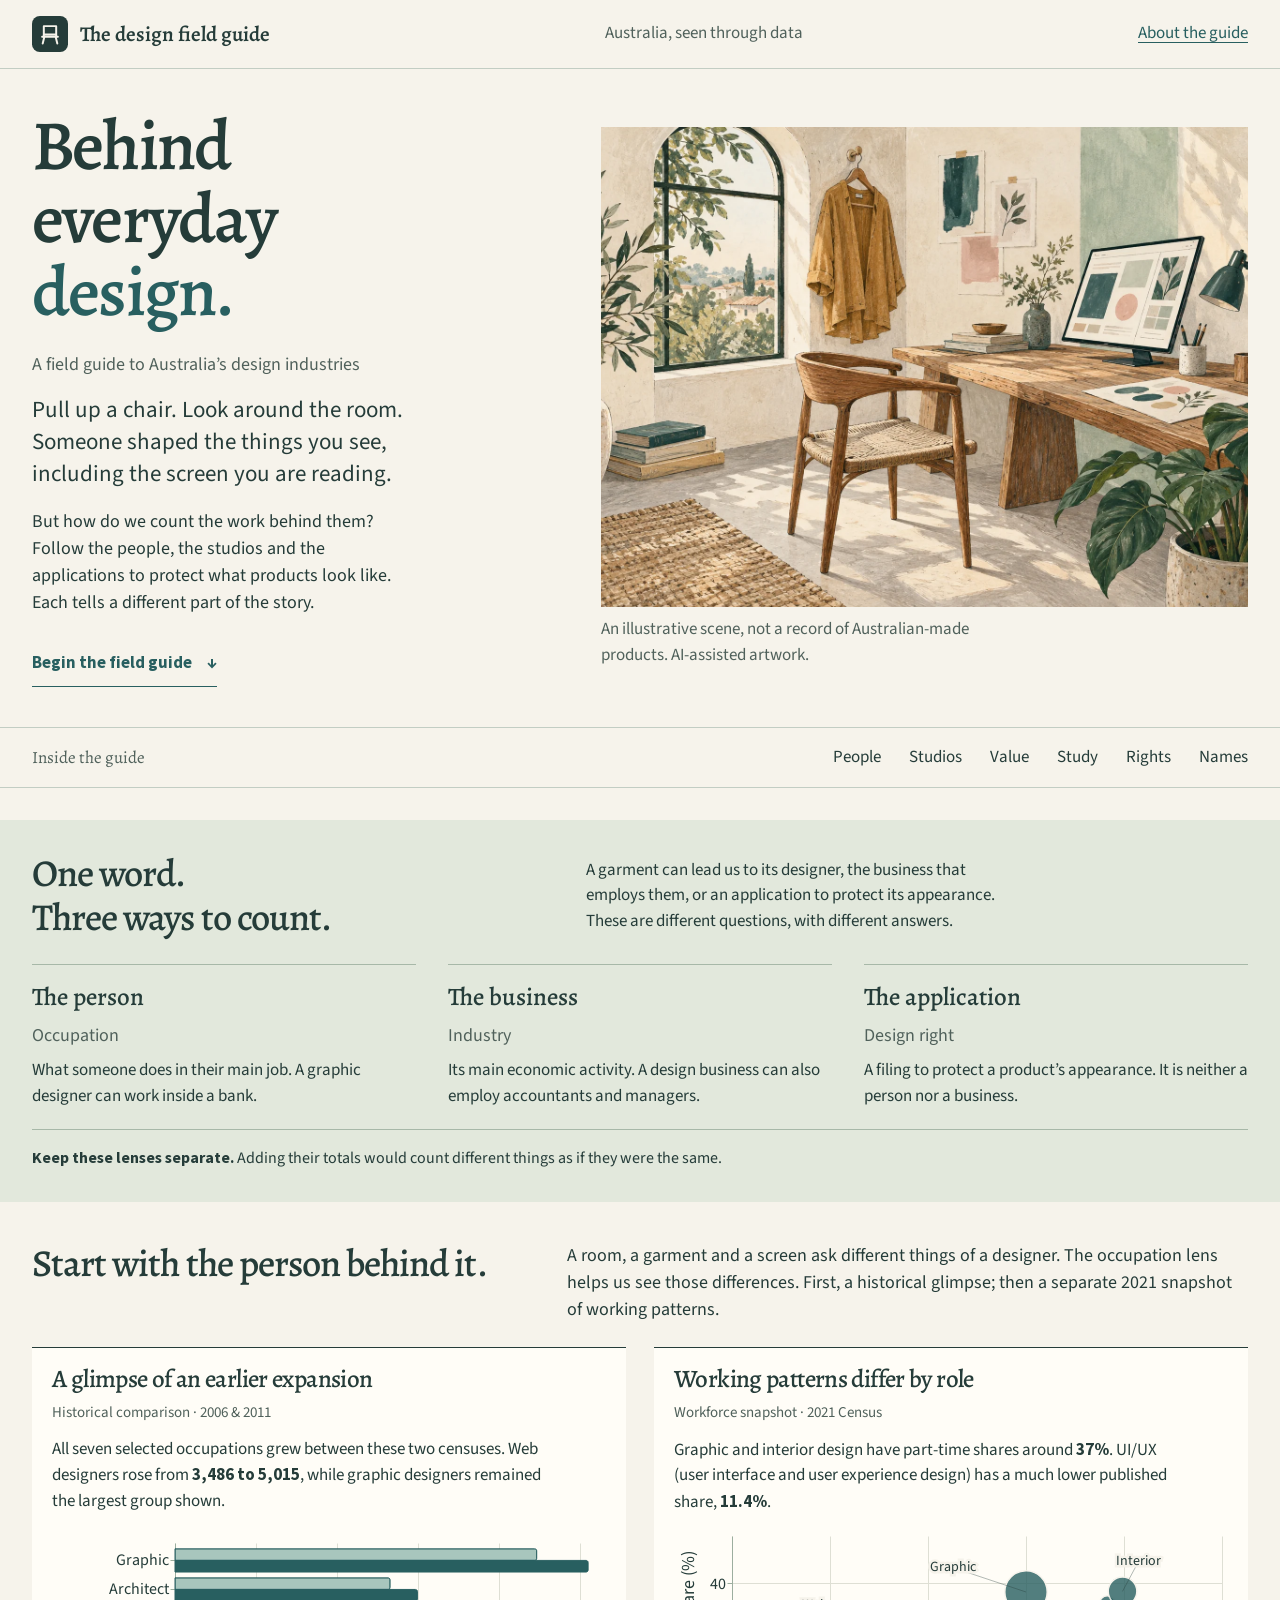
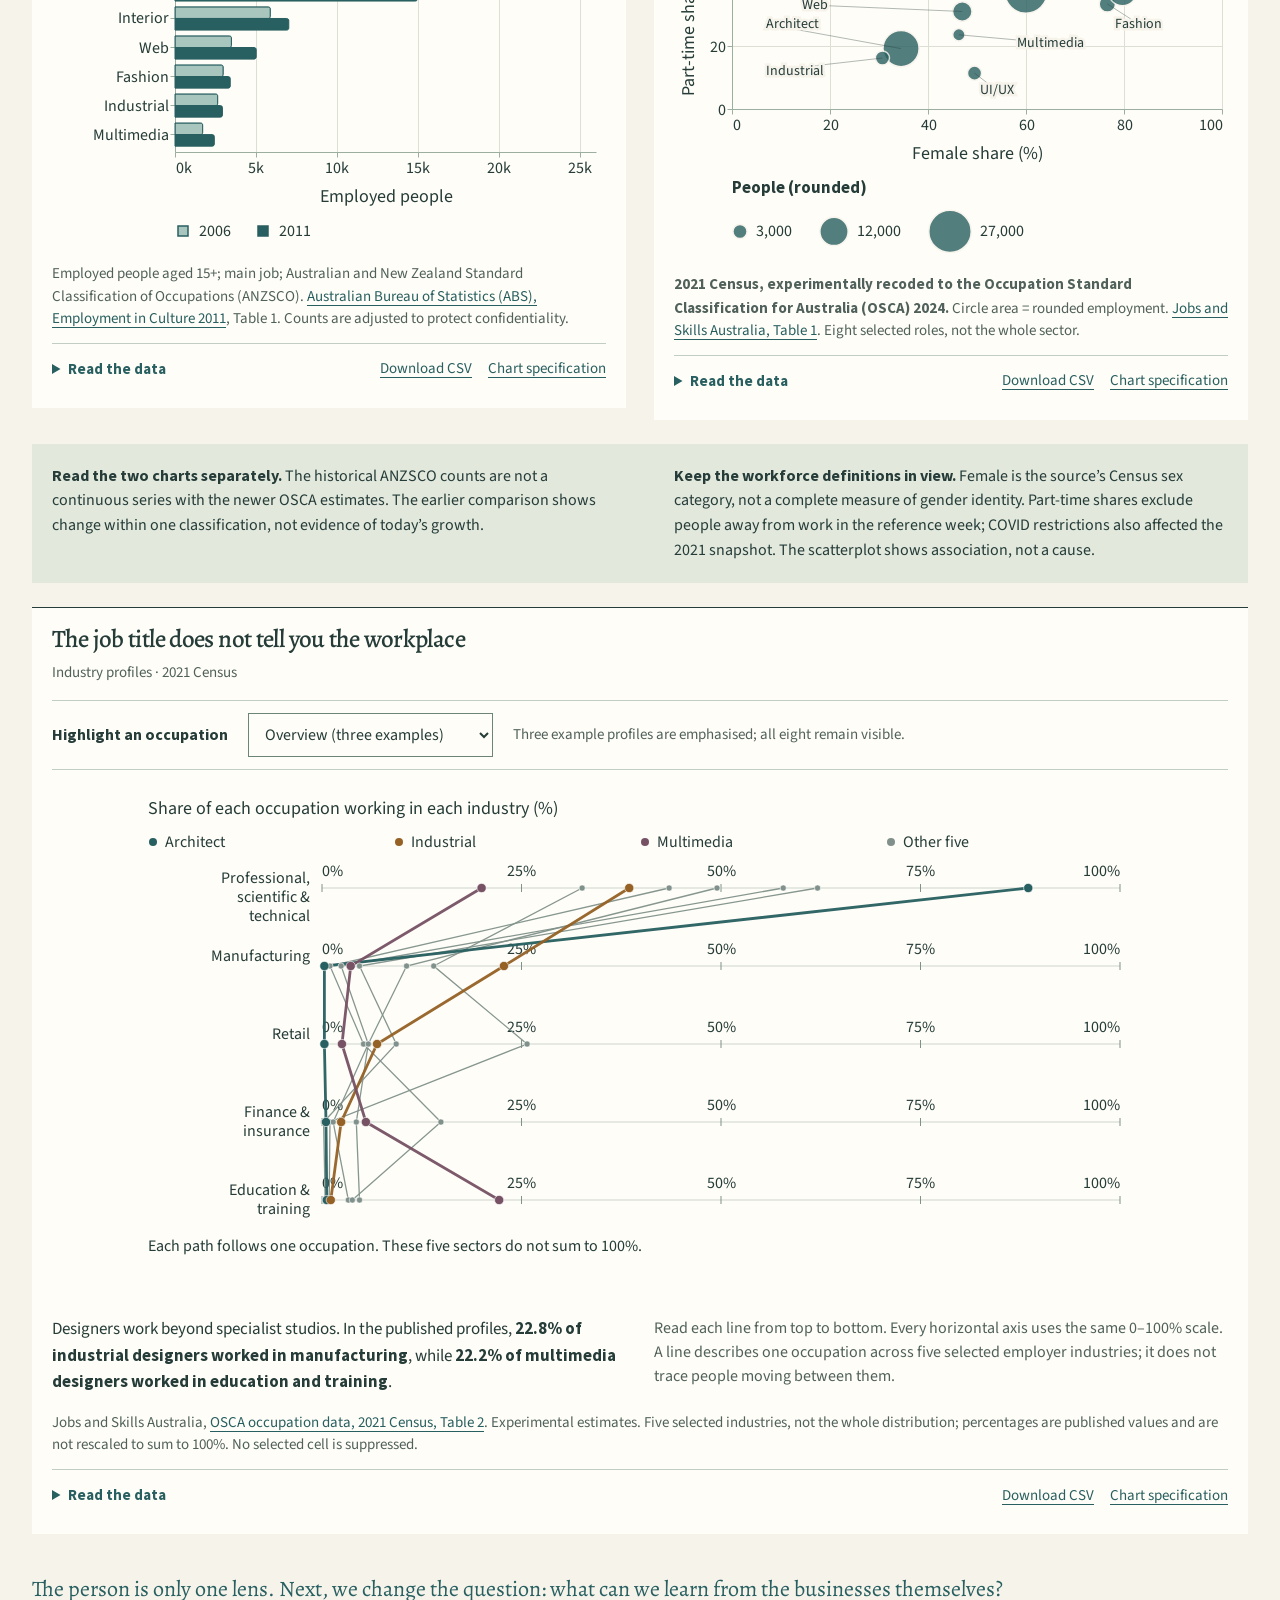
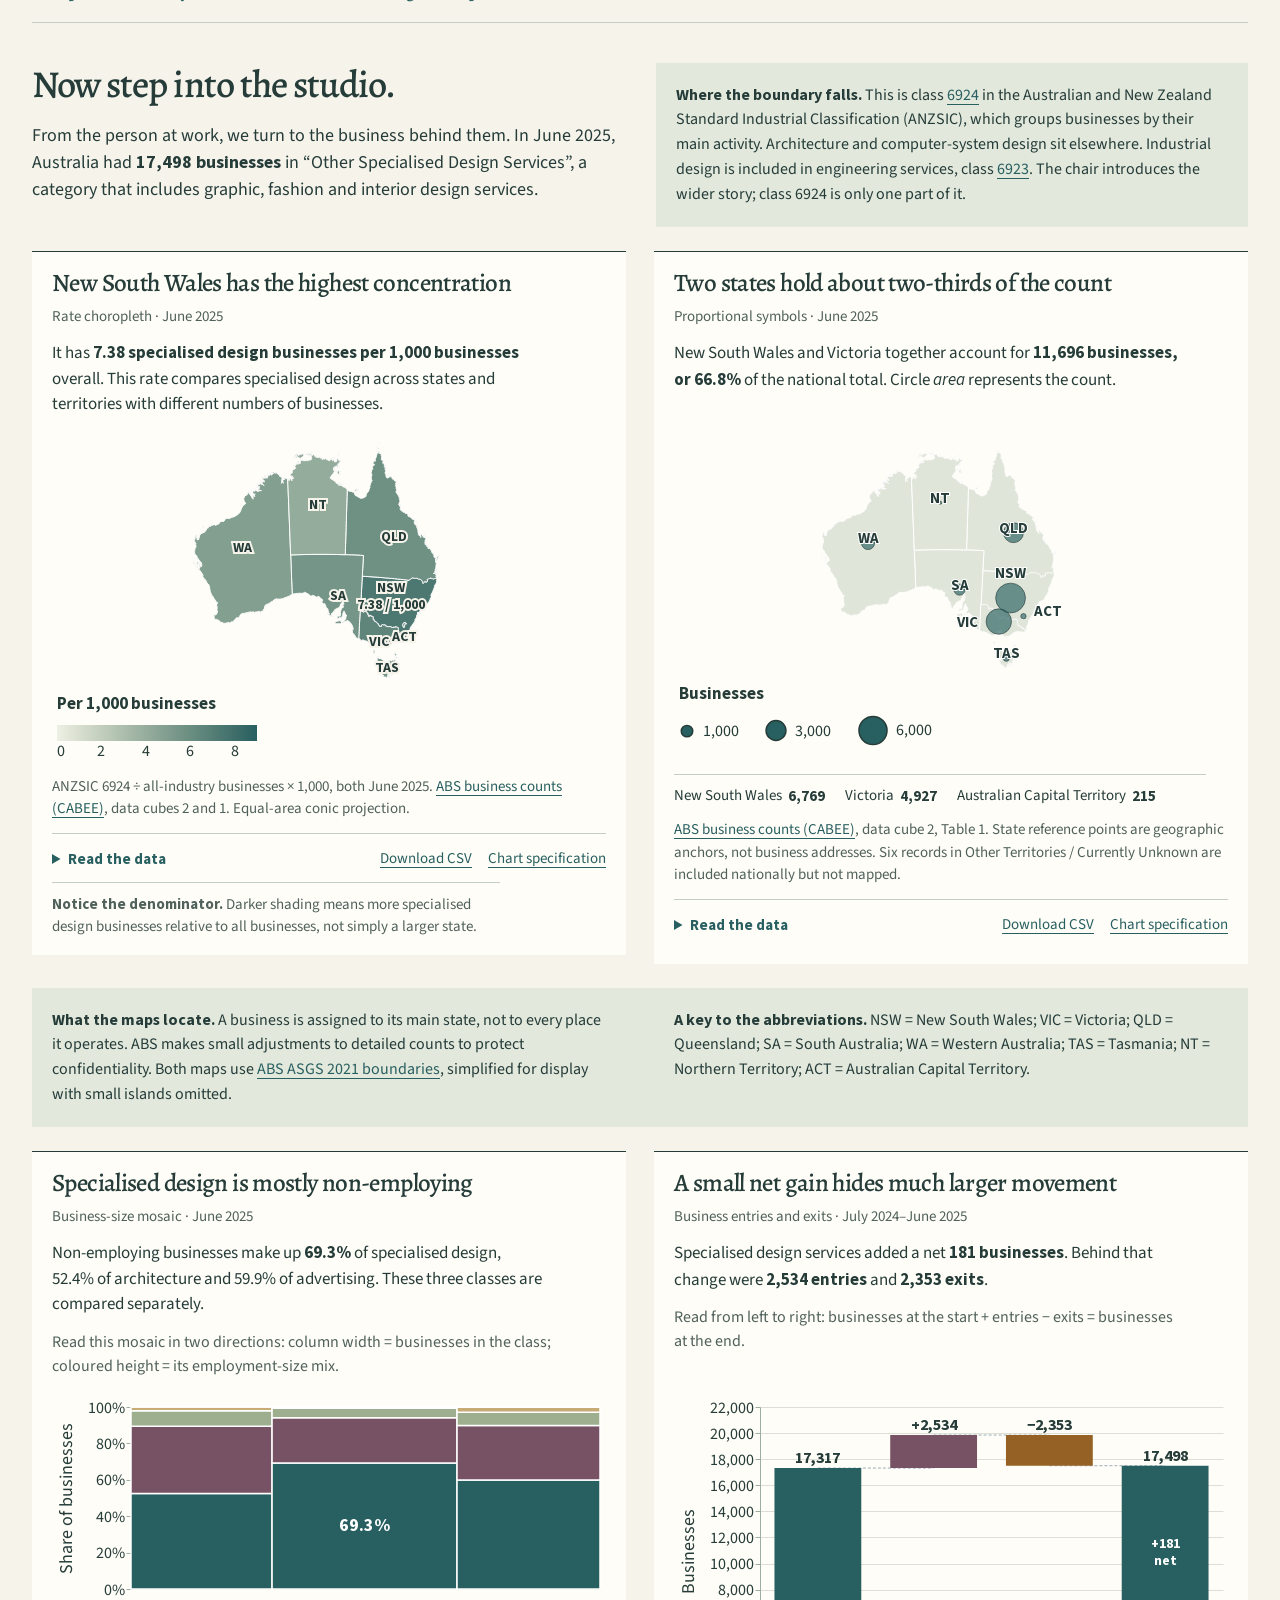
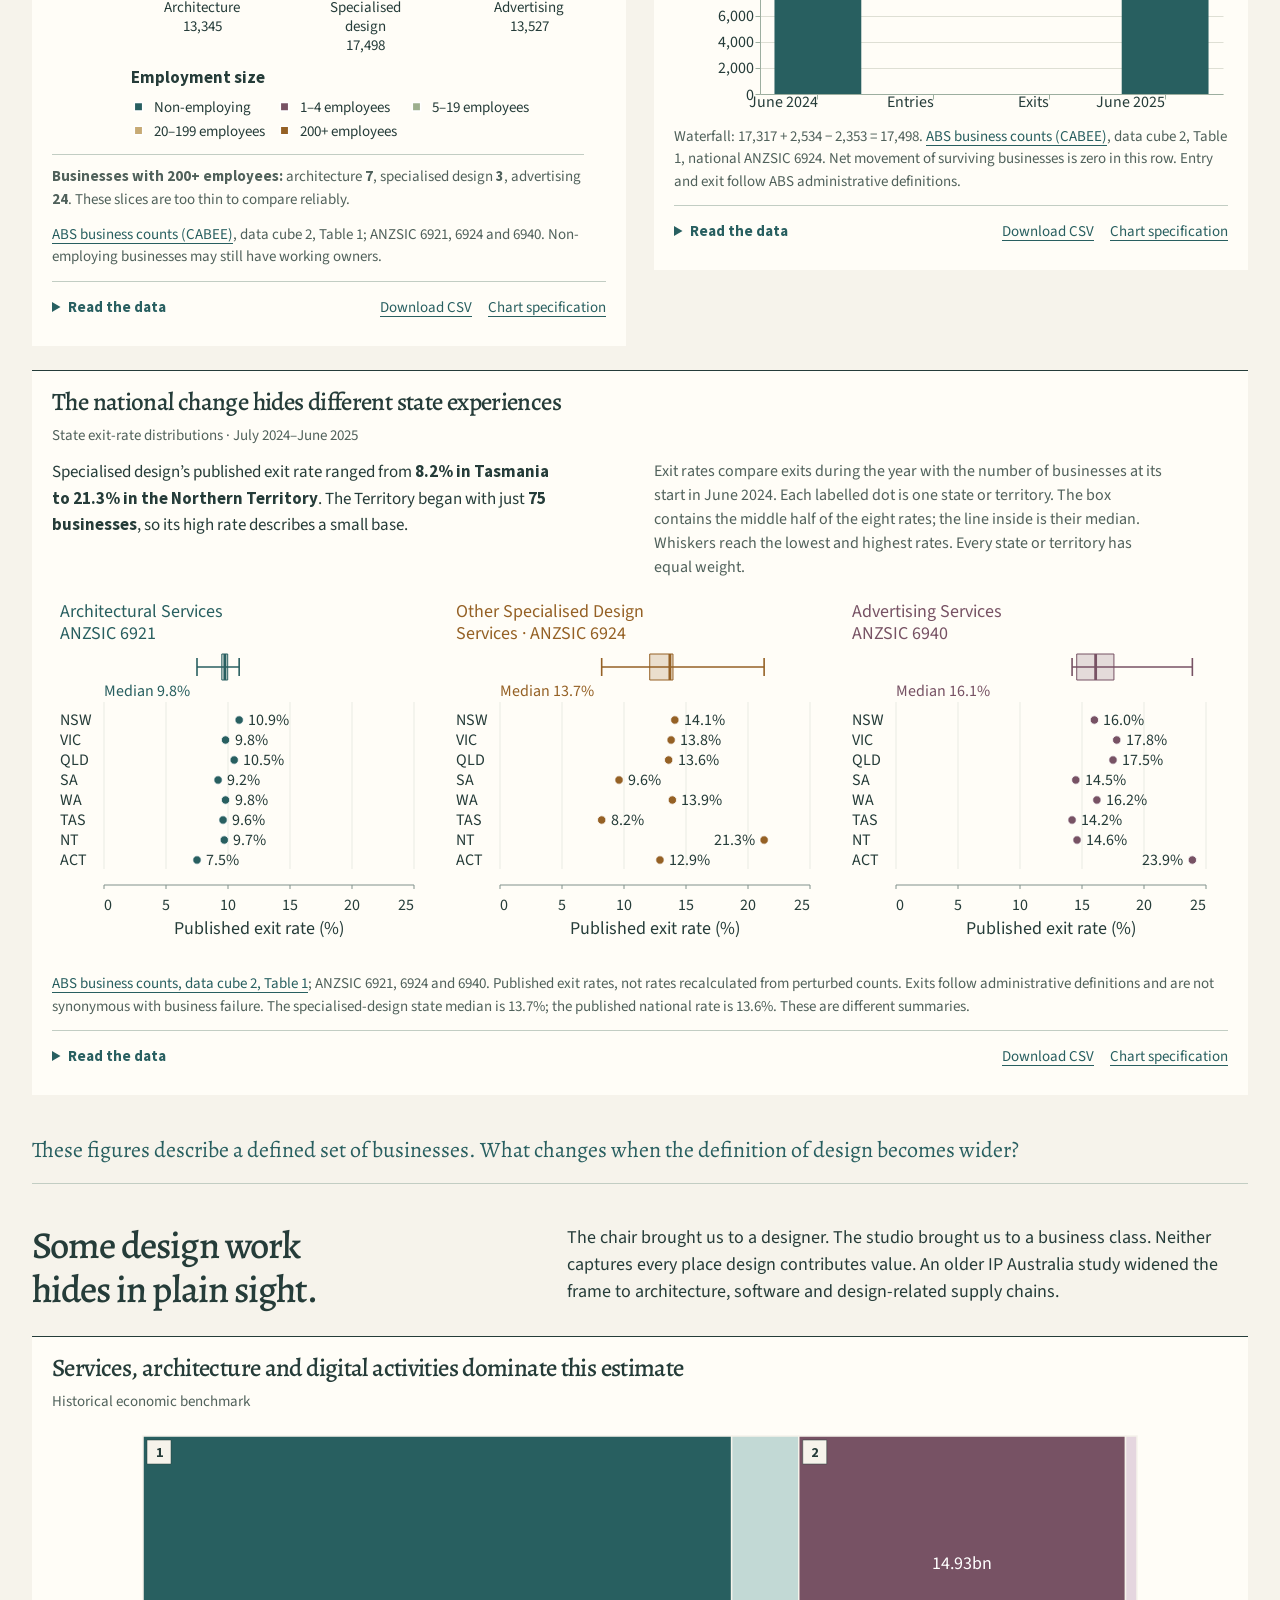
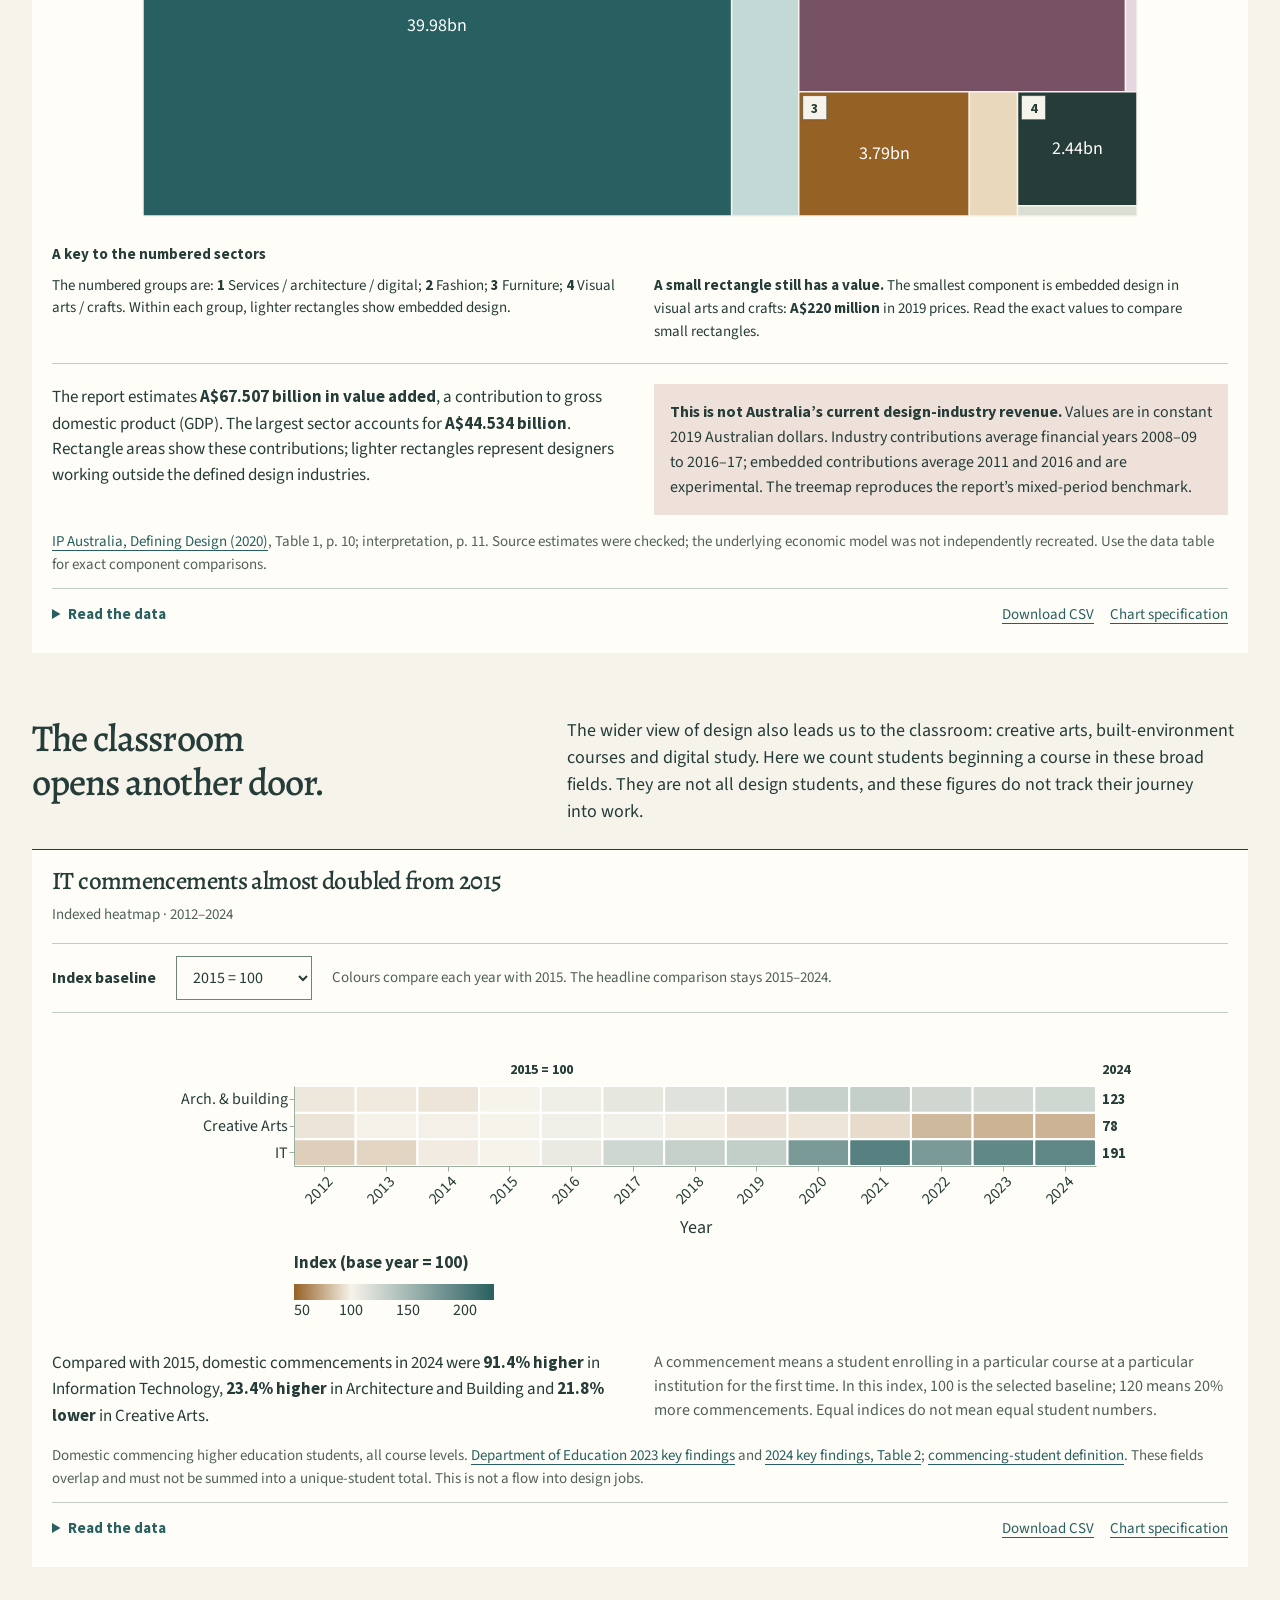
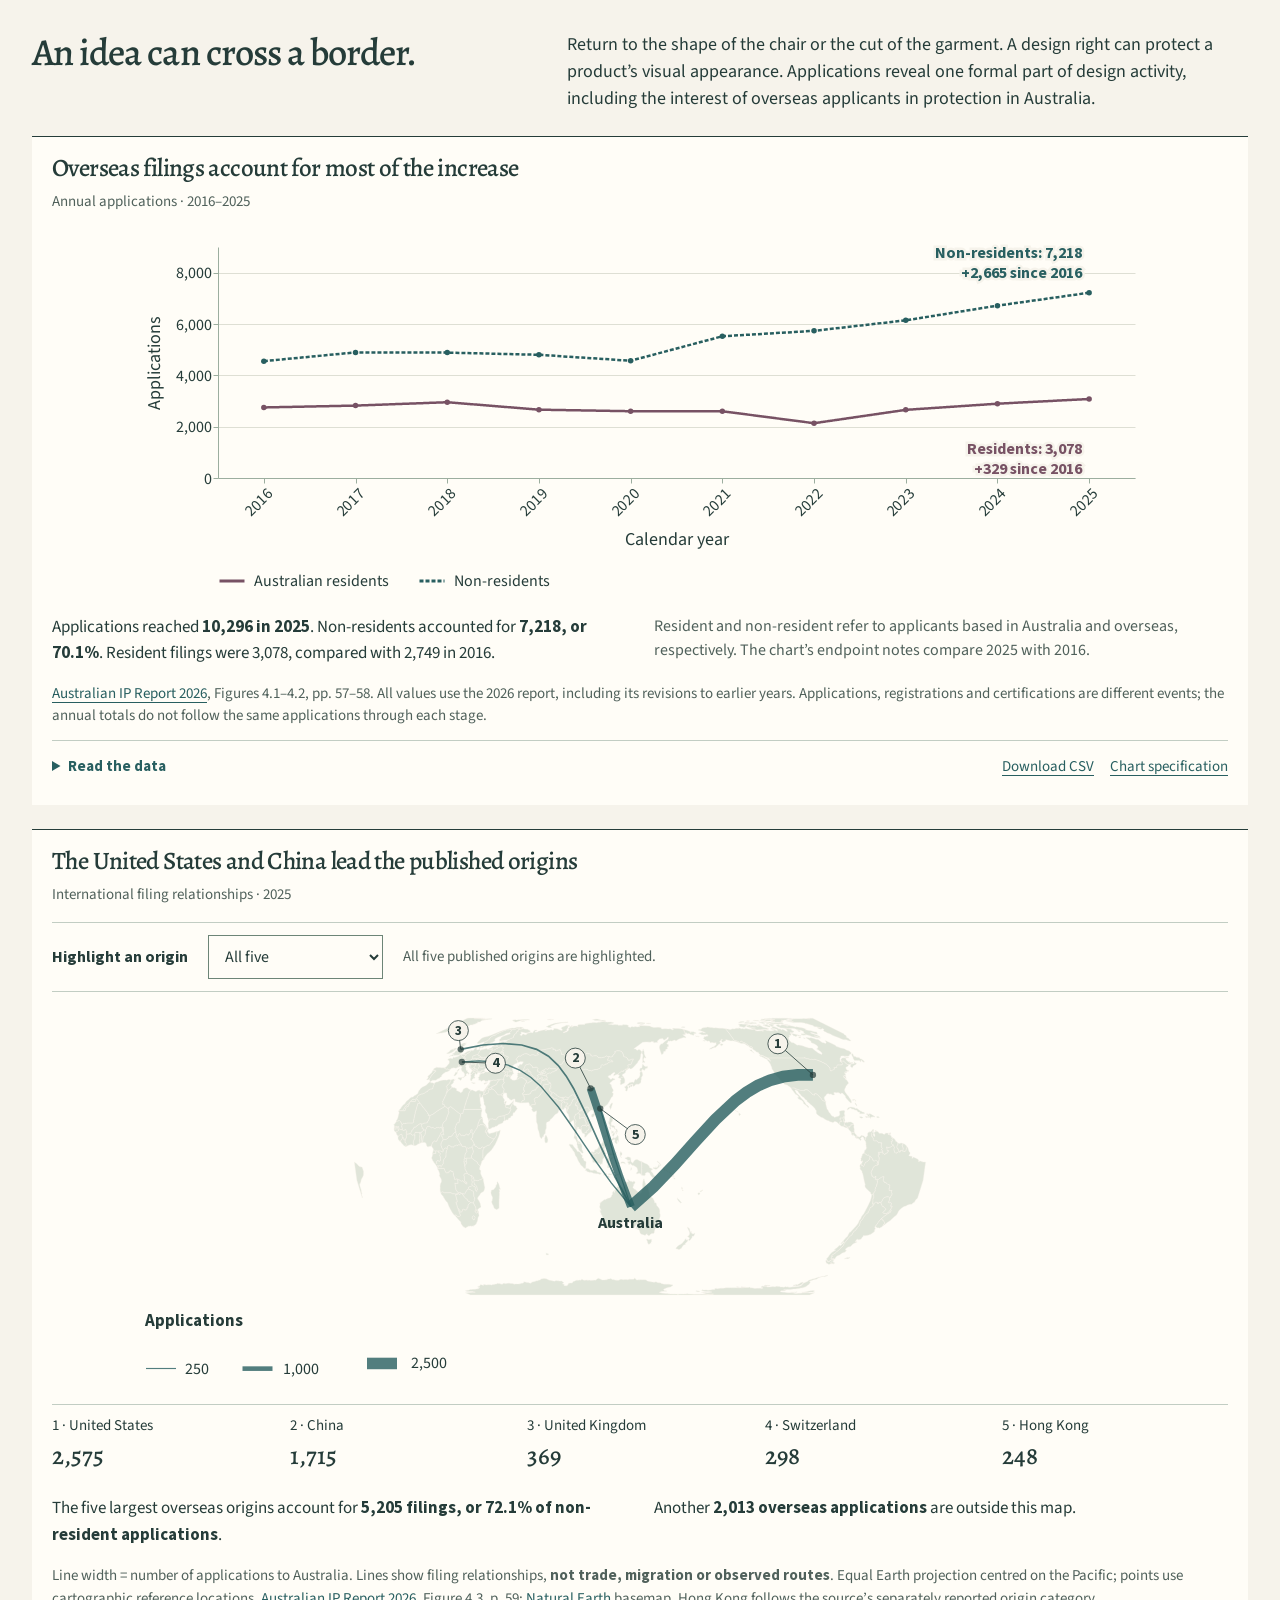
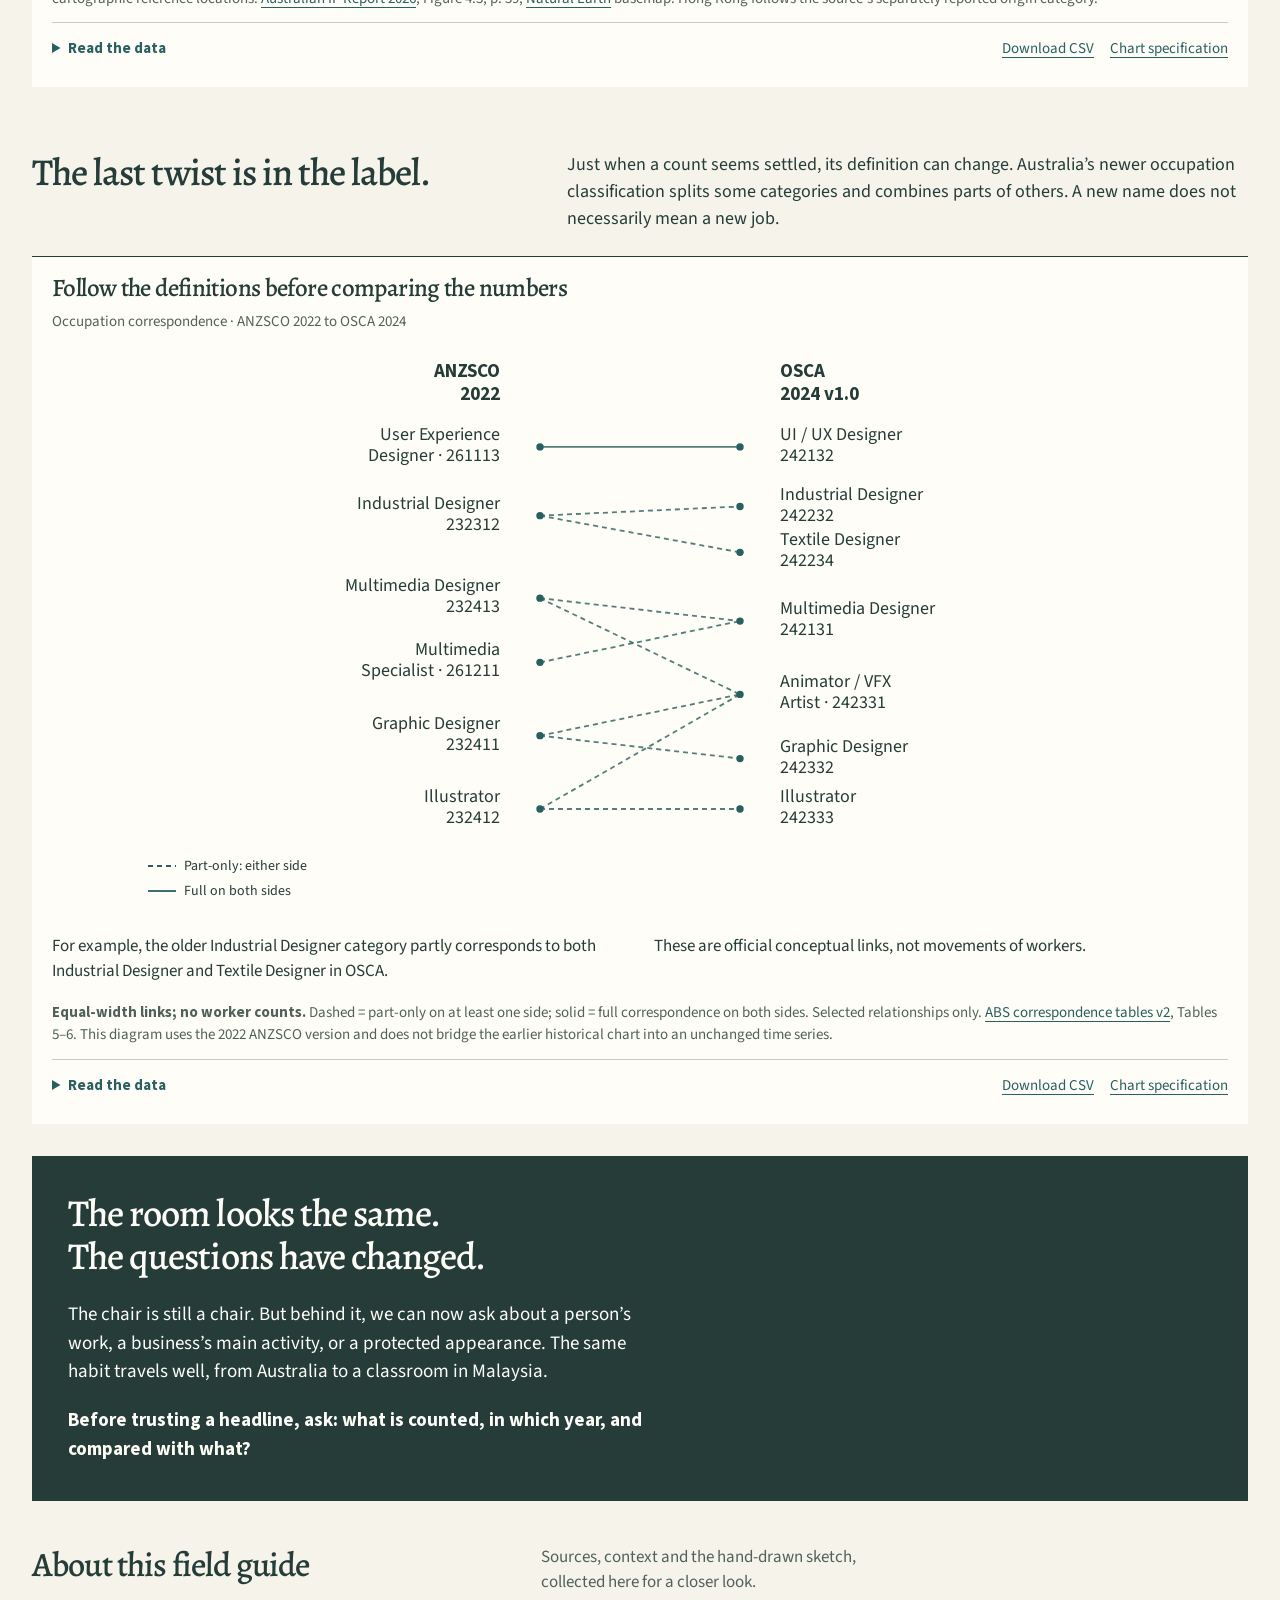
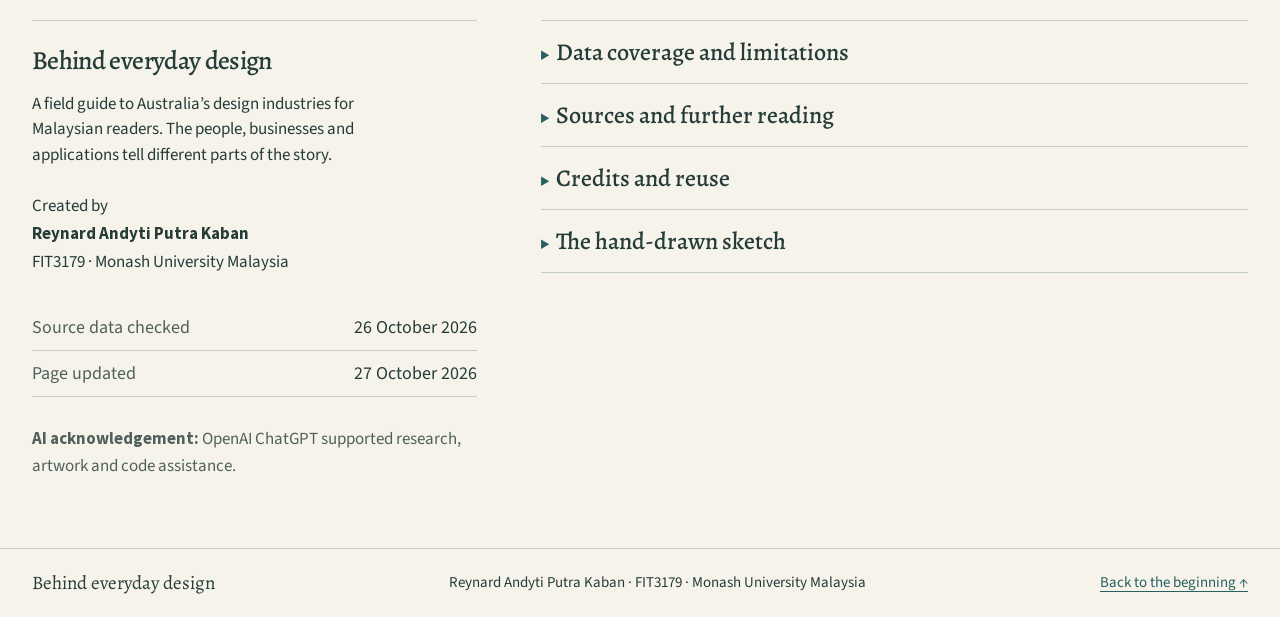
<file: index.html>
<!doctype html>
<html lang="en">
<head>
<meta charset="utf-8">
<meta name="viewport" content="width=device-width, initial-scale=1">
<meta name="description" content="An illustrated field guide to the people, studios and ideas behind Australia’s design industries. Thirteen data visualisations for Malaysian readers.">
<meta name="author" content="Reynard Andyti Putra Kaban">
<title>Behind everyday design: A field guide to Australia’s design industries</title>
<link rel="icon" href="assets/favicon.png" type="image/png" sizes="64x64">
<link rel="icon" href="assets/design-mark.svg" type="image/svg+xml">
<link rel="stylesheet" href="styles.css?v=20261027-reading-flow-3">
<script src="assets/vega-6.4.0.min.js" defer></script><script src="assets/vega-lite-6.5.0.min.js" defer></script><script src="assets/vega-embed-7.3.0.min.js" defer></script><script src="app.js?v=20261027-reading-flow-3" defer></script>
</head>
<body>
<a class="skip" href="#story">Skip to the story</a>
<header class="masthead"><a href="#top" class="brand"><img class="brand-mark" src="assets/design-mark.svg" width="40" height="40" alt=""><span>The design field guide</span></a><span>Australia, seen through data</span><a href="#sources">About the guide</a></header>
<main id="top"><section class="hero"><div class="hero-copy">
<h1>Behind <br>everyday <br><em>design.</em>
</h1>
<p class="subtitle">A field guide to Australia’s design industries</p>
<p class="dek">Pull up a chair. Look around the room. Someone shaped the things you see, including the screen you are reading.</p>
<p>But how do we count the work behind them? Follow the people, the studios and the applications to protect what products look like. Each tells a different part of the story.</p>
<a class="jump" href="#story">Begin the field guide <span aria-hidden="true">↓</span></a>
</div>
<figure class="hero-art"><img src="assets/everyday-design.webp" width="1536" height="1024" alt="Illustrated room with a timber chair, a hanging garment and a screen: familiar objects that introduce the story." fetchpriority="high"><figcaption>An illustrative scene, not a record of Australian-made products. AI-assisted artwork.</figcaption></figure></section>
<nav aria-label="Story chapters" class="chapters"><span>Inside the guide</span><a href="#people">People</a><a href="#businesses">Studios</a><a href="#value">Value</a><a href="#learning">Study</a><a href="#ideas">Rights</a><a href="#definitions">Names</a></nav>
<div id="story" class="intro">
<div class="intro-lead">
<h2>One word. <br>Three ways to count.</h2>
<p>A garment can lead us to its designer, the business that employs them, or an application to protect its appearance. These are different questions, with different answers.</p>
</div>
<dl class="definitions">
<div>
<dt>The person <span>Occupation</span>
</dt>
<dd>What someone does in their main job. A graphic designer can work inside a bank.</dd>
</div>
<div>
<dt>The business <span>Industry</span>
</dt>
<dd>Its main economic activity. A design business can also employ accountants and managers.</dd>
</div>
<div>
<dt>The application <span>Design right</span>
</dt>
<dd>A filing to protect a product’s appearance. It is neither a person nor a business.</dd>
</div>
</dl>
<p class="definition-rule"><strong>Keep these lenses separate.</strong> Adding their totals would count different things as if they were the same.</p>
</div>
<section id="people" class="chapter"><div class="chapter-head"><div>
<h2>Start with the person behind it.</h2>
<p>A room, a garment and a screen ask different things of a designer. The occupation lens helps us see those differences. First, a historical glimpse; then a separate 2021 snapshot of working patterns.</p>
</div></div>
<div class="two chart-pair">
<article class="chart-card"><h3>A glimpse of an earlier expansion</h3>
<p class="figure-meta">Historical comparison · 2006 &amp; 2011</p>
<p>All seven selected occupations grew between these two censuses. Web designers rose from <strong>3,486 to 5,015</strong>, while graphic designers remained the largest group shown.</p>
<figure id="figure-history" data-chart="history"><div class="chart" id="chart-history"></div>
<figcaption>Employed people aged 15+; main job; Australian and New Zealand Standard Classification of Occupations (ANZSCO). <a href="https://www.abs.gov.au/AUSSTATS/abs@.nsf/Lookup/6273.0Explanatory%20Notes12011?OpenDocument">Australian Bureau of Statistics (ABS), Employment in Culture 2011</a>, Table 1. Counts are adjusted to protect confidentiality.</figcaption></figure></article>
<article class="chart-card"><h3>Working patterns differ by role</h3>
<p class="figure-meta">Workforce snapshot · 2021 Census</p>
<p>Graphic and interior design have part-time shares around <strong>37%</strong>. UI/UX (user interface and user experience design) has a much lower published share, <strong>11.4%</strong>.</p>
<figure id="figure-workforce" data-chart="workforce"><div class="chart" id="chart-workforce"></div>
<figcaption><strong>2021 Census, experimentally recoded to the Occupation Standard Classification for Australia (OSCA) 2024.</strong> Circle area = rounded employment. <a href="https://www.jobsandskills.gov.au/sites/default/files/2026-07/osca_occupation_data_-_2021_census.xlsx">Jobs and Skills Australia, Table 1</a>. Eight selected roles, not the whole sector.</figcaption></figure></article>
</div>
<aside class="note note-pair">
<p><strong>Read the two charts separately.</strong> The historical ANZSCO counts are not a continuous series with the newer OSCA estimates. The earlier comparison shows change within one classification, not evidence of today’s growth.</p>
<p><strong>Keep the workforce definitions in view.</strong> Female is the source’s Census sex category, not a complete measure of gender identity. Part-time shares exclude people away from work in the reference week; COVID restrictions also affected the 2021 snapshot. The scatterplot shows association, not a cause.</p>
</aside><article class="chart-card wide chart-flow"><header class="chart-heading"><h3>The job title does not tell you the workplace</h3>
<p class="figure-meta">Industry profiles · 2021 Census</p>
</header><div class="control">
<label for="role-profile">Highlight an occupation</label><select id="role-profile" aria-describedby="profile-status"><option value="All occupations">Overview (three examples)</option></select><span id="profile-status" role="status">Three example profiles are emphasised; all eight remain visible.</span>
</div>
<figure data-chart="industry-profiles"><div class="chart" id="chart-industry-profiles"></div>
<div class="chart-explanation"><p>Designers work beyond specialist studios. In the published profiles, <strong>22.8% of industrial designers worked in manufacturing</strong>, while <strong>22.2% of multimedia designers worked in education and training</strong>.</p>
<p class="how">Read each line from top to bottom. Every horizontal axis uses the same 0–100% scale. A line describes one occupation across five selected employer industries; it does not trace people moving between them.</p>
</div><figcaption>Jobs and Skills Australia, <a href="https://www.jobsandskills.gov.au/sites/default/files/2026-07/osca_occupation_data_-_2021_census.xlsx">OSCA occupation data, 2021 Census, Table 2</a>. Experimental estimates. Five selected industries, not the whole distribution; percentages are published values and are not rescaled to sum to 100%. No selected cell is suppressed.</figcaption></figure></article><p class="bridge">The person is only one lens. Next, we change the question: what can we learn from the businesses themselves?</p></section>
<section id="businesses" class="chapter"><div class="chapter-opening"><div class="chapter-head"><div>
<h2>Now step into the studio.</h2>
<p>From the person at work, we turn to the business behind them. In June 2025, Australia had <strong>17,498 businesses</strong> in “Other Specialised Design Services”, a category that includes graphic, fashion and interior design services.</p>
</div></div>
<aside class="note"><strong>Where the boundary falls.</strong> This is class <a href="https://www.abs.gov.au/statistics/classifications/australian-and-new-zealand-standard-industrial-classification-anzsic/2006-revision-2-0/detailed-classification/m/69/692/6924">6924</a> in the Australian and New Zealand Standard Industrial Classification (ANZSIC), which groups businesses by their main activity. Architecture and computer-system design sit elsewhere. Industrial design is included in engineering services, class <a href="https://www.abs.gov.au/statistics/classifications/australian-and-new-zealand-standard-industrial-classification-anzsic/2006-revision-2-0/detailed-classification/m/69/692/6923">6923</a>. The chair introduces the wider story; class 6924 is only one part of it.</aside>
</div>
<div class="two chart-pair">
<article class="chart-card"><h3>New South Wales has the highest concentration</h3>
<p class="figure-meta">Rate choropleth · June 2025</p>
<p>It has <strong>7.38 specialised design businesses per 1,000 businesses</strong> overall. This rate compares specialised design across states and territories with different numbers of businesses.</p>
<figure data-chart="concentration"><div class="chart" id="chart-concentration"></div>
<figcaption>ANZSIC 6924 ÷ all-industry businesses × 1,000, both June 2025. <a href="https://www.abs.gov.au/statistics/economy/business-indicators/counts-australian-businesses-including-entries-and-exits/jul2021-jun2025">ABS business counts (CABEE)</a>, data cubes 2 and 1. Equal-area conic projection.</figcaption></figure><p class="margin-note"><strong>Notice the denominator.</strong> Darker shading means more specialised design businesses relative to all businesses, not simply a larger state.</p></article>
<article class="chart-card"><h3>Two states hold about two-thirds of the count</h3>
<p class="figure-meta">Proportional symbols · June 2025</p>
<p>New South Wales and Victoria together account for <strong>11,696 businesses, or 66.8%</strong> of the national total. Circle <em>area</em> represents the count.</p>
<figure data-chart="business-map"><div class="chart" id="chart-business-map"></div>
<div class="chart-reading-note">
<dl class="map-counts" aria-label="Business counts in New South Wales, Victoria and the Australian Capital Territory">
<div><dt>New South Wales</dt><dd>6,769</dd></div>
<div><dt>Victoria</dt><dd>4,927</dd></div>
<div><dt>Australian Capital Territory</dt><dd>215</dd></div>
</dl>
<button class="data-link" type="button" data-open-table="data-business-map" aria-controls="data-business-map">Read all state and territory counts</button>
</div>
<figcaption><a href="https://www.abs.gov.au/statistics/economy/business-indicators/counts-australian-businesses-including-entries-and-exits/jul2021-jun2025">ABS business counts (CABEE)</a>, data cube 2, Table 1. State reference points are geographic anchors, not business addresses. Six records in Other Territories / Currently Unknown are included nationally but not mapped.</figcaption></figure></article>
</div>
<aside class="note note-pair">
<p><strong>What the maps locate.</strong> A business is assigned to its main state, not to every place it operates. ABS makes small adjustments to detailed counts to protect confidentiality. Both maps use <a href="https://geo.abs.gov.au/arcgis/rest/services/ASGS2021/STE/MapServer">ABS ASGS 2021 boundaries</a>, simplified for display with small islands omitted.</p>
<p><strong>A key to the abbreviations.</strong> NSW = New South Wales; VIC = Victoria; QLD = Queensland; SA = South Australia; WA = Western Australia; TAS = Tasmania; NT = Northern Territory; ACT = Australian Capital Territory.</p>
</aside>
<div class="two chart-pair">
<article class="chart-card"><h3>Specialised design is mostly non-employing</h3>
<p class="figure-meta">Business-size mosaic · June 2025</p>
<p>Non-employing businesses make up <strong>69.3%</strong> of specialised design, 52.4% of architecture and 59.9% of advertising. These three classes are compared separately.</p>
<p class="how">Read this mosaic in two directions: column width = businesses in the class; coloured height = its employment-size mix.</p>
<figure data-chart="business-mosaic"><div class="chart" id="chart-business-mosaic"></div>
<div class="chart-reading-note">
<p><strong>Businesses with 200+ employees:</strong> architecture <strong>7</strong>, specialised design <strong>3</strong>, advertising <strong>24</strong>. These slices are too thin to compare reliably.</p>
<p class="mosaic-label-key">Short labels: Arch. = Architecture; Advt. = Advertising.</p>
<button class="data-link" type="button" data-open-table="data-business-mosaic" aria-controls="data-business-mosaic">Read all business-size counts</button>
</div>
<figcaption><a href="https://www.abs.gov.au/statistics/economy/business-indicators/counts-australian-businesses-including-entries-and-exits/jul2021-jun2025">ABS business counts (CABEE)</a>, data cube 2, Table 1; ANZSIC 6921, 6924 and 6940. Non-employing businesses may still have working owners.</figcaption></figure></article>
<article class="chart-card"><h3>A small net gain hides much larger movement</h3>
<p class="figure-meta">Business entries and exits · July 2024–June 2025</p>
<p>Specialised design services added a net <strong>181 businesses</strong>. Behind that change were <strong>2,534 entries</strong> and <strong>2,353 exits</strong>.</p>
<p class="how">Read from left to right: businesses at the start + entries − exits = businesses at the end.</p>
<figure data-chart="business-change"><div class="chart" id="chart-business-change"></div>
<figcaption>Waterfall: 17,317 + 2,534 − 2,353 = 17,498. <a href="https://www.abs.gov.au/statistics/economy/business-indicators/counts-australian-businesses-including-entries-and-exits/jul2021-jun2025">ABS business counts (CABEE)</a>, data cube 2, Table 1, national ANZSIC 6924. Net movement of surviving businesses is zero in this row. Entry and exit follow ABS administrative definitions.</figcaption></figure></article>
</div>
<article class="chart-card wide chart-full"><div class="chart-copy box-copy"><h3>The national change hides different state experiences</h3>
<p class="figure-meta">State exit-rate distributions · July 2024–June 2025</p>
<p>Specialised design’s published exit rate ranged from <strong>8.2% in Tasmania to 21.3% in the Northern Territory</strong>. The Territory began with just <strong>75 businesses</strong>, so its high rate describes a small base.</p>
<p class="how">Exit rates compare exits during the year with the number of businesses at its start in June 2024. Each labelled dot is one state or territory. The box contains the middle half of the eight rates; the line inside is their median. Whiskers reach the lowest and highest rates. Every state or territory has equal weight.</p>
</div><figure data-chart="state-exit-rates"><div class="chart" id="chart-state-exit-rates"></div>
<figcaption><a href="https://www.abs.gov.au/statistics/economy/business-indicators/counts-australian-businesses-including-entries-and-exits/jul2021-jun2025">ABS business counts, data cube 2, Table 1</a>; ANZSIC 6921, 6924 and 6940. Published exit rates, not rates recalculated from perturbed counts. Exits follow administrative definitions and are not synonymous with business failure. The specialised-design state median is 13.7%; the published national rate is 13.6%. These are different summaries.</figcaption></figure></article><p class="bridge">These figures describe a defined set of businesses. What changes when the definition of design becomes wider?</p></section>
<section id="value" class="chapter"><div class="chapter-head"><div>
<h2>Some design work hides in plain sight.</h2>
<p>The chair brought us to a designer. The studio brought us to a business class. Neither captures every place design contributes value. An older IP Australia study widened the frame to architecture, software and design-related supply chains.</p>
</div></div>
<article class="chart-card wide chart-flow"><header class="chart-heading"><h3>Services, architecture and digital activities dominate this estimate</h3>
<p class="figure-meta">Historical economic benchmark</p>
</header><figure data-chart="economy"><div class="chart" id="chart-economy"></div>
<div class="economy-key">
<strong>A key to the numbered sectors</strong><p>The numbered groups are: <strong>1</strong> Services / architecture / digital; <strong>2</strong> Fashion; <strong>3</strong> Furniture; <strong>4</strong> Visual arts / crafts. Within each group, lighter rectangles show embedded design.</p>
<p><strong>A small rectangle still has a value.</strong> The smallest component is embedded design in visual arts and crafts: <strong>A$220 million</strong> in 2019 prices. Read the exact values to compare small rectangles.</p>
<button class="data-link" type="button" data-open-table="data-economy" aria-controls="data-economy">Read all eight economic components</button>
</div>
<div class="chart-explanation"><p>The report estimates <strong>A$67.507 billion in value added</strong>, a contribution to gross domestic product (GDP). The largest sector accounts for <strong>A$44.534 billion</strong>. Rectangle areas show these contributions; lighter rectangles represent designers working outside the defined design industries.</p>
<aside class="note emphasis"><strong>This is not Australia’s current design-industry revenue.</strong> Values are in constant 2019 Australian dollars. Industry contributions average financial years 2008–09 to 2016–17; embedded contributions average 2011 and 2016 and are experimental. The treemap reproduces the report’s mixed-period benchmark.</aside></div><figcaption><a href="https://www.ipaustralia.gov.au/about-us/our-agency/our-research/~/-/media/Project/IPA/IPAustralia/PDF/defining-design-ip-australia-report.pdf?rev=fb5a9626aa8f48fe93b5179c47a304f3">IP Australia, Defining Design (2020)</a>, Table 1, p. 10; interpretation, p. 11. Source estimates were checked; the underlying economic model was not independently recreated. Use the data table for exact component comparisons.</figcaption></figure></article></section>
<section id="learning" class="chapter"><div class="chapter-head"><div>
<h2>The classroom opens another door.</h2>
<p>The wider view of design also leads us to the classroom: creative arts, built-environment courses and digital study. Here we count students beginning a course in these broad fields. They are not all design students, and these figures do not track their journey into work.</p>
</div></div>
<article class="chart-card wide chart-flow"><header class="chart-heading"><h3>IT commencements almost doubled from 2015</h3>
<p class="figure-meta">Indexed heatmap · 2012–2024</p>
</header><div class="control">
<label for="base-year">Index baseline</label><select id="base-year" aria-describedby="education-status"><option value="2015">2015 = 100</option>
<option value="2012">2012 = 100</option></select><span id="education-status" role="status">Colours compare each year with 2015. The headline comparison stays 2015–2024.</span>
</div>
<figure data-chart="education"><div class="chart" id="chart-education"></div>
<div class="chart-explanation"><p>Compared with 2015, domestic commencements in 2024 were <strong>91.4% higher</strong> in Information Technology, <strong>23.4% higher</strong> in Architecture and Building and <strong>21.8% lower</strong> in Creative Arts.</p>
<p class="how">A commencement means a student enrolling in a particular course at a particular institution for the first time. In this index, 100 is the selected baseline; 120 means 20% more commencements. Equal indices do not mean equal student numbers.</p>
</div><figcaption>Domestic commencing higher education students, all course levels. <a href="https://www.education.gov.au/higher-education-statistics/student-data/selected-higher-education-statistics-2023-student-data/key-findings-2023-student-data">Department of Education 2023 key findings</a> and <a href="https://www.education.gov.au/higher-education-statistics/student-data/selected-higher-education-statistics-2024-student-data/key-findings-2024-higher-education-student-statistics">2024 key findings, Table 2</a>; <a href="https://www.education.gov.au/higher-education-statistics/resources/2023-section-1-commencing-students">commencing-student definition</a>. These fields overlap and must not be summed into a unique-student total. This is not a flow into design jobs.</figcaption></figure></article></section>
<section id="ideas" class="chapter"><div class="chapter-head"><div>
<h2>An idea can cross a border.</h2>
<p>Return to the shape of the chair or the cut of the garment. A design right can protect a product’s visual appearance. Applications reveal one formal part of design activity, including the interest of overseas applicants in protection in Australia.</p>
</div></div>
<article class="chart-card wide chart-flow"><header class="chart-heading"><h3>Overseas filings account for most of the increase</h3>
<p class="figure-meta">Annual applications · 2016–2025</p>
</header><figure data-chart="ip-history"><div class="chart" id="chart-ip-history"></div>
<div class="chart-explanation"><p>Applications reached <strong>10,296 in 2025</strong>. Non-residents accounted for <strong>7,218, or 70.1%</strong>. Resident filings were 3,078, compared with 2,749 in 2016.</p>
<p class="how">Resident and non-resident refer to applicants based in Australia and overseas, respectively. The chart’s endpoint notes compare 2025 with 2016.</p>
</div><figcaption><a href="https://www.ipaustralia.gov.au/tools-and-research/professional-resources/data-research-and-reports/australian-ip-report-2026/design-rights/resident-and-non-resident-filings-and-locations-of-origin">Australian IP Report 2026</a>, Figures 4.1–4.2, pp. 57–58. All values use the 2026 report, including its revisions to earlier years. Applications, registrations and certifications are different events; the annual totals do not follow the same applications through each stage.</figcaption></figure></article>
<article class="chart-card wide chart-flow"><header class="chart-heading"><h3>The United States and China lead the published origins</h3>
<p class="figure-meta">International filing relationships · 2025</p>
</header><div class="control">
<label for="origin">Highlight an origin</label><select id="origin" aria-describedby="flow-status"><option>All five</option>
<option>United States</option>
<option>China</option>
<option>United Kingdom</option>
<option>Switzerland</option>
<option>Hong Kong</option></select><span id="flow-status" role="status">All five published origins are highlighted.</span>
</div>
<figure data-chart="filing-map"><div class="chart" id="chart-filing-map"></div>
<div class="origin-list" aria-label="Five mapped filing counts" role="list">
<p role="listitem"><span>1 · United States</span><b>2,575</b></p>
<p role="listitem"><span>2 · China</span><b>1,715</b></p>
<p role="listitem"><span>3 · United Kingdom</span><b>369</b></p>
<p role="listitem"><span>4 · Switzerland</span><b>298</b></p>
<p role="listitem"><span>5 · Hong Kong</span><b>248</b></p>
</div>
<div class="chart-explanation"><p>The five largest overseas origins account for <strong>5,205 filings, or 72.1% of non-resident applications</strong>.</p><p>Another <strong>2,013 overseas applications</strong> are outside this map.</p>
</div><figcaption>Line width = number of applications to Australia. Lines show filing relationships, <strong>not trade, migration or observed routes</strong>. Equal Earth projection centred on the Pacific; points use cartographic reference locations. <a href="https://www.ipaustralia.gov.au/tools-and-research/professional-resources/data-research-and-reports/australian-ip-report-2026/design-rights/resident-and-non-resident-filings-and-locations-of-origin">Australian IP Report 2026</a>, Figure 4.3, p. 59; <a href="https://www.naturalearthdata.com/about/terms-of-use/">Natural Earth</a> basemap. Hong Kong follows the source’s separately reported origin category.</figcaption></figure></article></section>
<section id="definitions" class="chapter"><div class="chapter-head"><div>
<h2>The last twist is in the label.</h2>
<p>Just when a count seems settled, its definition can change. Australia’s newer occupation classification splits some categories and combines parts of others. A new name does not necessarily mean a new job.</p>
</div></div>
<article class="chart-card wide chart-flow"><header class="chart-heading"><h3>Follow the definitions before comparing the numbers</h3>
<p class="figure-meta">Occupation correspondence · ANZSCO 2022 to OSCA 2024</p>
</header><figure data-chart="classification"><div class="chart" id="chart-classification"></div>
<div class="chart-explanation"><p>For example, the older Industrial Designer category partly corresponds to both Industrial Designer and Textile Designer in OSCA.</p><p>These are official conceptual links, not movements of workers.</p>
</div><figcaption><strong>Equal-width links; no worker counts.</strong> Dashed = part-only on at least one side; solid = full correspondence on both sides. Selected relationships only. <a href="https://www.abs.gov.au/statistics/classifications/osca-occupation-standard-classification-australia/2024-version-1-0/data-downloads/OSCA%20correspondence%20tables%20v2.xlsx">ABS correspondence tables v2</a>, Tables 5–6. This diagram uses the 2022 ANZSCO version and does not bridge the earlier historical chart into an unchanged time series.</figcaption></figure></article>
<div class="closing">
<h2>The room looks the same.<br>The questions have changed.</h2>
<p>The chair is still a chair. But behind it, we can now ask about a person’s work, a business’s main activity, or a protected appearance. The same habit travels well, from Australia to a classroom in Malaysia.</p>
<p><strong>Before trusting a headline, ask: what is counted, in which year, and compared with what?</strong></p>
</div></section>
<section id="sources" class="methods field-notes" aria-labelledby="field-notes-title">
<div class="notes-heading"><h2 id="field-notes-title">About this field guide</h2><p>Sources, context and the hand-drawn sketch, collected here for a closer look.</p></div>
<div class="notes-layout">
<div class="colophon">
<h3>Behind everyday design</h3>
<p>A field guide to Australia’s design industries for Malaysian readers. The people, businesses and applications tell different parts of the story.</p>
<p class="byline">Created by<br><strong>Reynard Andyti Putra Kaban</strong><br>FIT3179 · Monash University Malaysia</p>
<dl class="publication-dates"><div><dt>Source data checked</dt><dd><time datetime="2026-10-26">26 October 2026</time></dd></div><div><dt>Page updated</dt><dd><time datetime="2026-10-27">27 October 2026</time></dd></div></dl>
<p class="ai-credit"><strong>AI acknowledgement:</strong> OpenAI ChatGPT supported research, artwork and code assistance.</p>
</div>
<div class="field-note-folds">
<details class="field-note" id="data-notes"><summary>Data coverage and limitations</summary>
<div class="detail-body"><p><strong>Different views, different totals.</strong> People, businesses and design-right applications describe different populations and periods. They should not be added together or treated as one continuous series.</p>
<h3>People</h3>
<p>ABS Census figures compare seven occupations in 2006 and 2011. Jobs and Skills Australia profiles provide a separate 2021 snapshot of eight occupations, experimentally recoded to OSCA 2024. These are selected roles, not the entire design workforce.</p>
<h3>Businesses</h3>
<p>The maps and business-size comparison use ABS counts from June 2025. Entries and exits cover July 2024 to June 2025. The rate map compares specialised design businesses with all businesses in the same state and year. Industry categories describe a business’s main activity. Published rounding and confidentiality adjustments are preserved.</p>
<h3>Study</h3>
<p>Department of Education figures cover domestic commencements in three broad fields, 2012–2024. The heatmap compares each field with its own baseline of 100. These are not design-only enrolments, graduate counts or measured pathways into employment.</p>
<h3>Design rights</h3>
<p>The Australian IP Report 2026 provides application counts for 2016–2025. The filing map shows five overseas origins contributing 5,205 applications in 2025; another 2,013 overseas applications are outside the map. Applications, registrations and certifications are separate events.</p>
<h3>Economic contribution</h3>
<p>IP Australia’s <em>Defining Design</em> (2020) estimates value added, a contribution to gross domestic product (GDP), in constant 2019 Australian dollars. Industry estimates average 2008–09 to 2016–17; embedded-designer estimates average 2011 and 2016. The treemap preserves these mixed periods and does not estimate the current economy.</p>
<h3>Occupation categories</h3>
<p>ABS correspondence tables connect selected ANZSCO 2022 categories with OSCA 2024 categories. Lines show full or partial relationships between definitions, not people changing jobs.</p>
<h3>Maps</h3>
<p>ABS ASGS 2021 and Natural Earth supply the boundaries and reference locations. Boundaries are simplified for web display. Map points represent states or origin locations, not business addresses; filing lines are not observed travel routes.</p>
<p>Every chart includes an equivalent data table, a CSV download and a readable Vega or Vega-Lite specification. Published rounding and confidentiality adjustments are retained. Essential findings and limitations sit beside the charts, with labels and line styles supporting the colour encodings.</p></div></details>
<details class="field-note" id="source-register"><summary>Sources and further reading</summary><div class="detail-body">
<ol>
<li>
<a href="https://www.abs.gov.au/AUSSTATS/abs@.nsf/Lookup/6273.0Explanatory%20Notes12011?OpenDocument">ABS Employment in Culture, 2011</a>: two-Census comparison, Table 1.</li>
<li>
<a href="https://www.jobsandskills.gov.au/data/occupation-and-industry-profiles">JSA occupation profiles</a>: OSCA 2021 experimental workbook, Tables 1–2.</li>
<li>
<a href="https://www.abs.gov.au/statistics/economy/business-indicators/counts-australian-businesses-including-entries-and-exits/jul2021-jun2025">ABS business counts, July 2021–June 2025</a>: data cube 2 Table 1; data cube 1 Table 4.</li>
<li>
<a href="https://www.abs.gov.au/methodologies/counts-australian-businesses-including-entries-and-exits-methodology/jul2021-jun2025">ABS business-count methodology</a>: statistical unit, perturbation, location and employment size.</li>
<li>
<a href="https://www.ipaustralia.gov.au/about-us/our-agency/our-research/~/-/media/Project/IPA/IPAustralia/PDF/defining-design-ip-australia-report.pdf?rev=fb5a9626aa8f48fe93b5179c47a304f3">IP Australia, Defining Design (2020)</a>: historical economic benchmark.</li>
<li>
<a href="https://www.education.gov.au/higher-education-statistics/student-data/selected-higher-education-statistics-2024-student-data">Department of Education, 2024 student statistics</a>: broad-field commencements; earlier values from 2023 key findings.</li>
<li>
<a href="https://www.ipaustralia.gov.au/tools-and-research/professional-resources/data-research-and-reports/australian-ip-report-2026/design-rights">Australian IP Report 2026</a>: annual and origin application counts.</li>
<li>
<a href="https://www.abs.gov.au/statistics/classifications/osca-occupation-standard-classification-australia/2024-version-1-0">ABS OSCA 2024 v1.0</a>: version-specific official correspondences.</li>
<li>
<a href="https://geo.abs.gov.au/arcgis/rest/services/ASGS2021/STE/MapServer">ABS ASGS 2021 geography</a> and <a href="https://www.naturalearthdata.com/downloads/110m-cultural-vectors/110m-admin-0-countries/">Natural Earth</a>: generalised boundaries and reference locations.</li>
</ol>
<p>The chart manifest lists chart identifiers, data filenames and table columns. <a href="chart-manifest.json" download>Download the chart manifest</a>.</p>
</div></details>
<details class="field-note" id="credits"><summary>Credits and reuse</summary><div class="detail-body">
<p>ABS boundaries are adapted for web mapping under CC BY 4.0. Natural Earth geography is in the public domain. Vega libraries use the BSD-3-Clause licence. Alegreya and Source Sans 3 use the SIL Open Font License.</p>
<p>The opening artwork is an illustrative scene, not evidence of Australian-made products. The hand-drawn sketch below is supplied by the author.</p>
<p><a href="assets/THIRD-PARTY-NOTICES.txt" download>Download the third-party notices</a> for library, font and geography acknowledgements.</p>
</div></details>
<details class="field-note" id="sketch"><summary>The hand-drawn sketch</summary><div class="detail-body">
<p>This hand-drawn sheet brings together the chart ideas and chapter groupings for the field guide.</p>
<div class="sketch-toolbar"><button id="sketch-zoom" type="button" aria-controls="sketch-viewer" aria-pressed="false" hidden>Enlarge the sketch</button><a href="assets/hand-drawn-sketch.pdf" download>Download the sketch PDF (4.1 MB)</a></div>
<p class="quiet" id="sketch-zoom-status" role="status">Enlarge the sketch to read the handwriting.</p>
<figure class="sketch-figure"><div class="sketch-viewport" id="sketch-viewer" tabindex="0" role="region" aria-label="Hand-drawn sketch preview" aria-describedby="sketch-zoom-status"><img src="assets/hand-drawn-sketch.jpg" width="1500" height="2611" loading="lazy" decoding="async" alt="Hand-drawn sheet titled Everyday Design, with chart ideas grouped under People, Studios, Economic Value, Study, Design Rights and Changing Names. A text description follows."></div>
<figcaption>Hand-drawn sketch by Reynard Andyti Putra Kaban. The PDF retains the supplied scan; the preview is compressed for the web.</figcaption></figure>
<details class="sketch-description"><summary>Read the sketch description</summary><ul>
<li><strong>People:</strong> bars compare the earlier workforce, circles compare working patterns, and linked axes compare employer industries.</li>
<li><strong>Studios:</strong> two Australian maps compare business concentration and counts. A mosaic shows business size; a waterfall shows entries and exits; box plots compare state exit rates.</li>
<li><strong>Economic value:</strong> a treemap represents the historical benchmark, with 2019 prices noted.</li>
<li><strong>Study:</strong> a heatmap compares broad study fields using an index baseline of 100.</li>
<li><strong>Design rights:</strong> lines show annual applications and a world map shows overseas filing origins.</li>
<li><strong>Changing names:</strong> links compare ANZSCO and OSCA occupation definitions. A margin note reminds readers to compare different years carefully.</li>
</ul></details>
</div></details>
</div></div></section>
</main><footer><span>Behind everyday design</span><p>Reynard Andyti Putra Kaban · FIT3179 · Monash University Malaysia</p>
<a href="#top">Back to the beginning ↑</a></footer><noscript><p class="note">JavaScript is needed to draw the charts. The written findings remain available. Download the data from <a href="chart-manifest.json">the chart manifest</a>.</p></noscript>
</body>
</html>
</file>
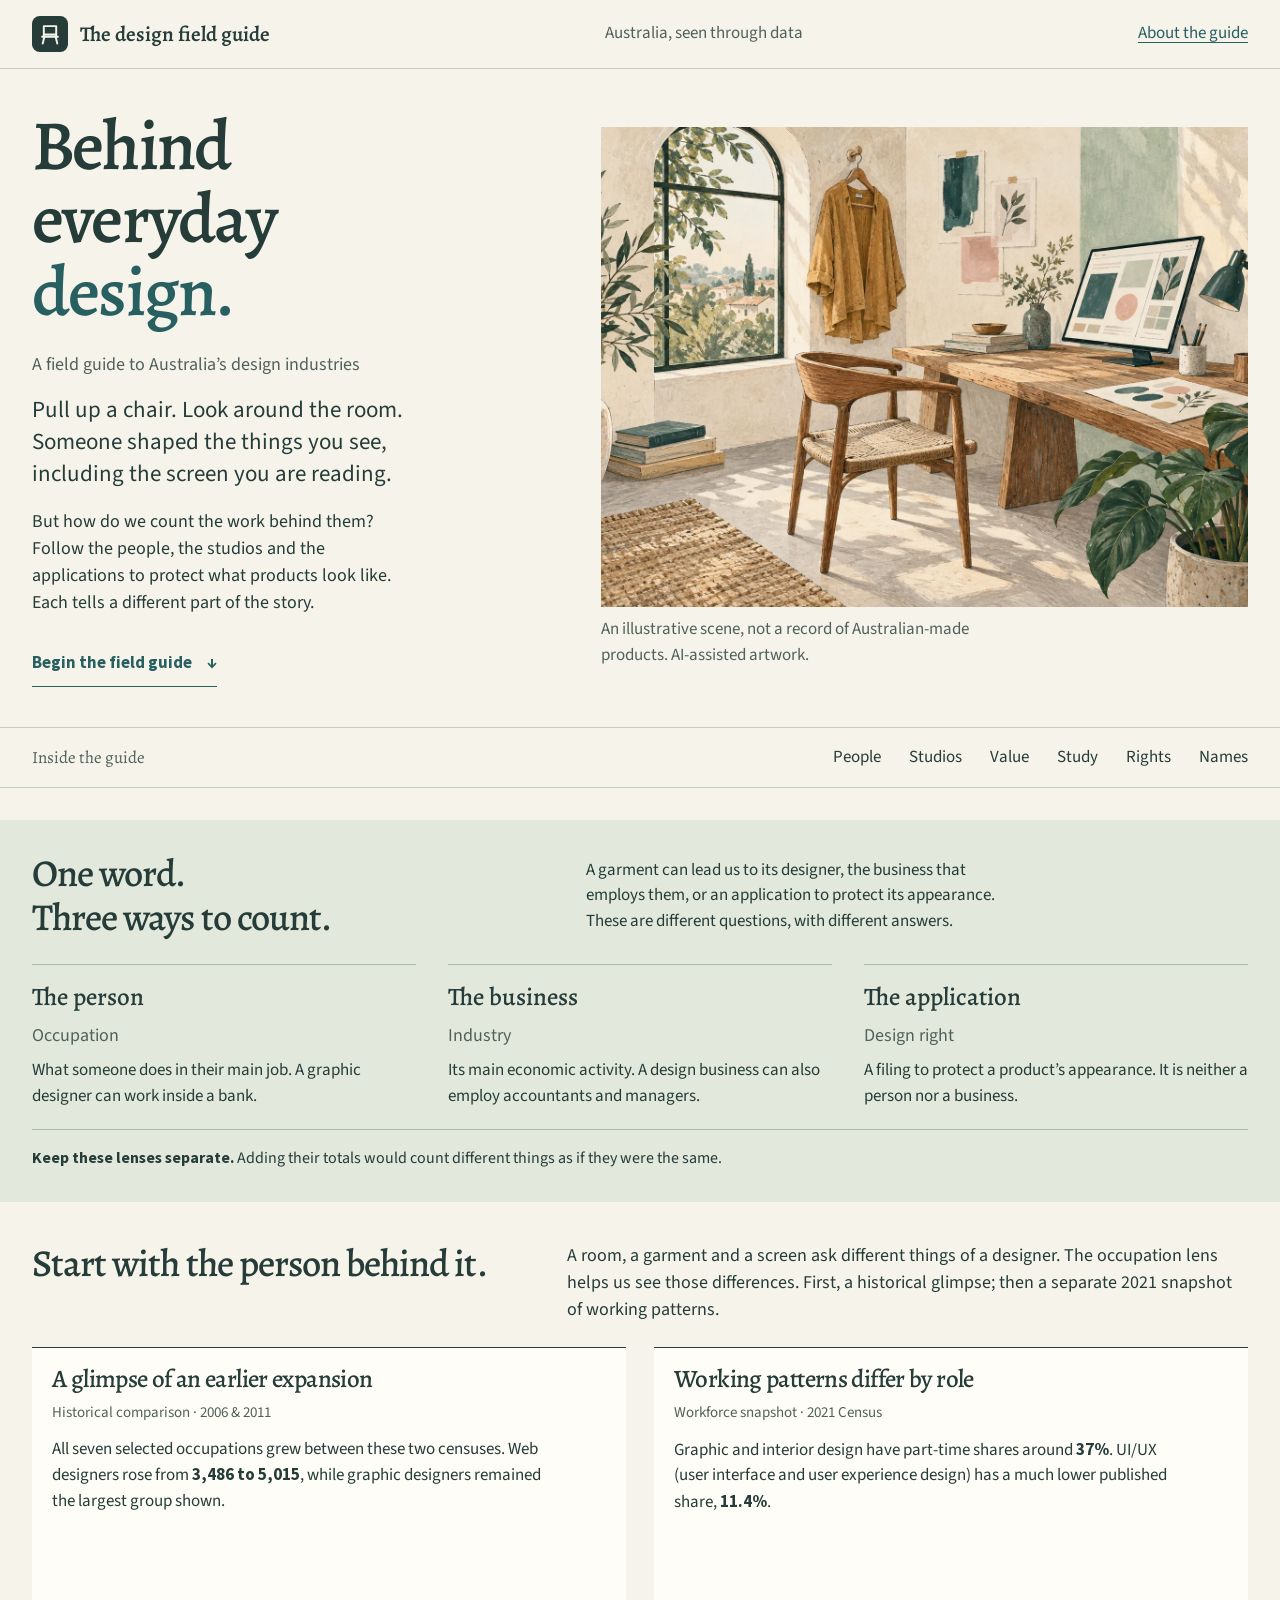
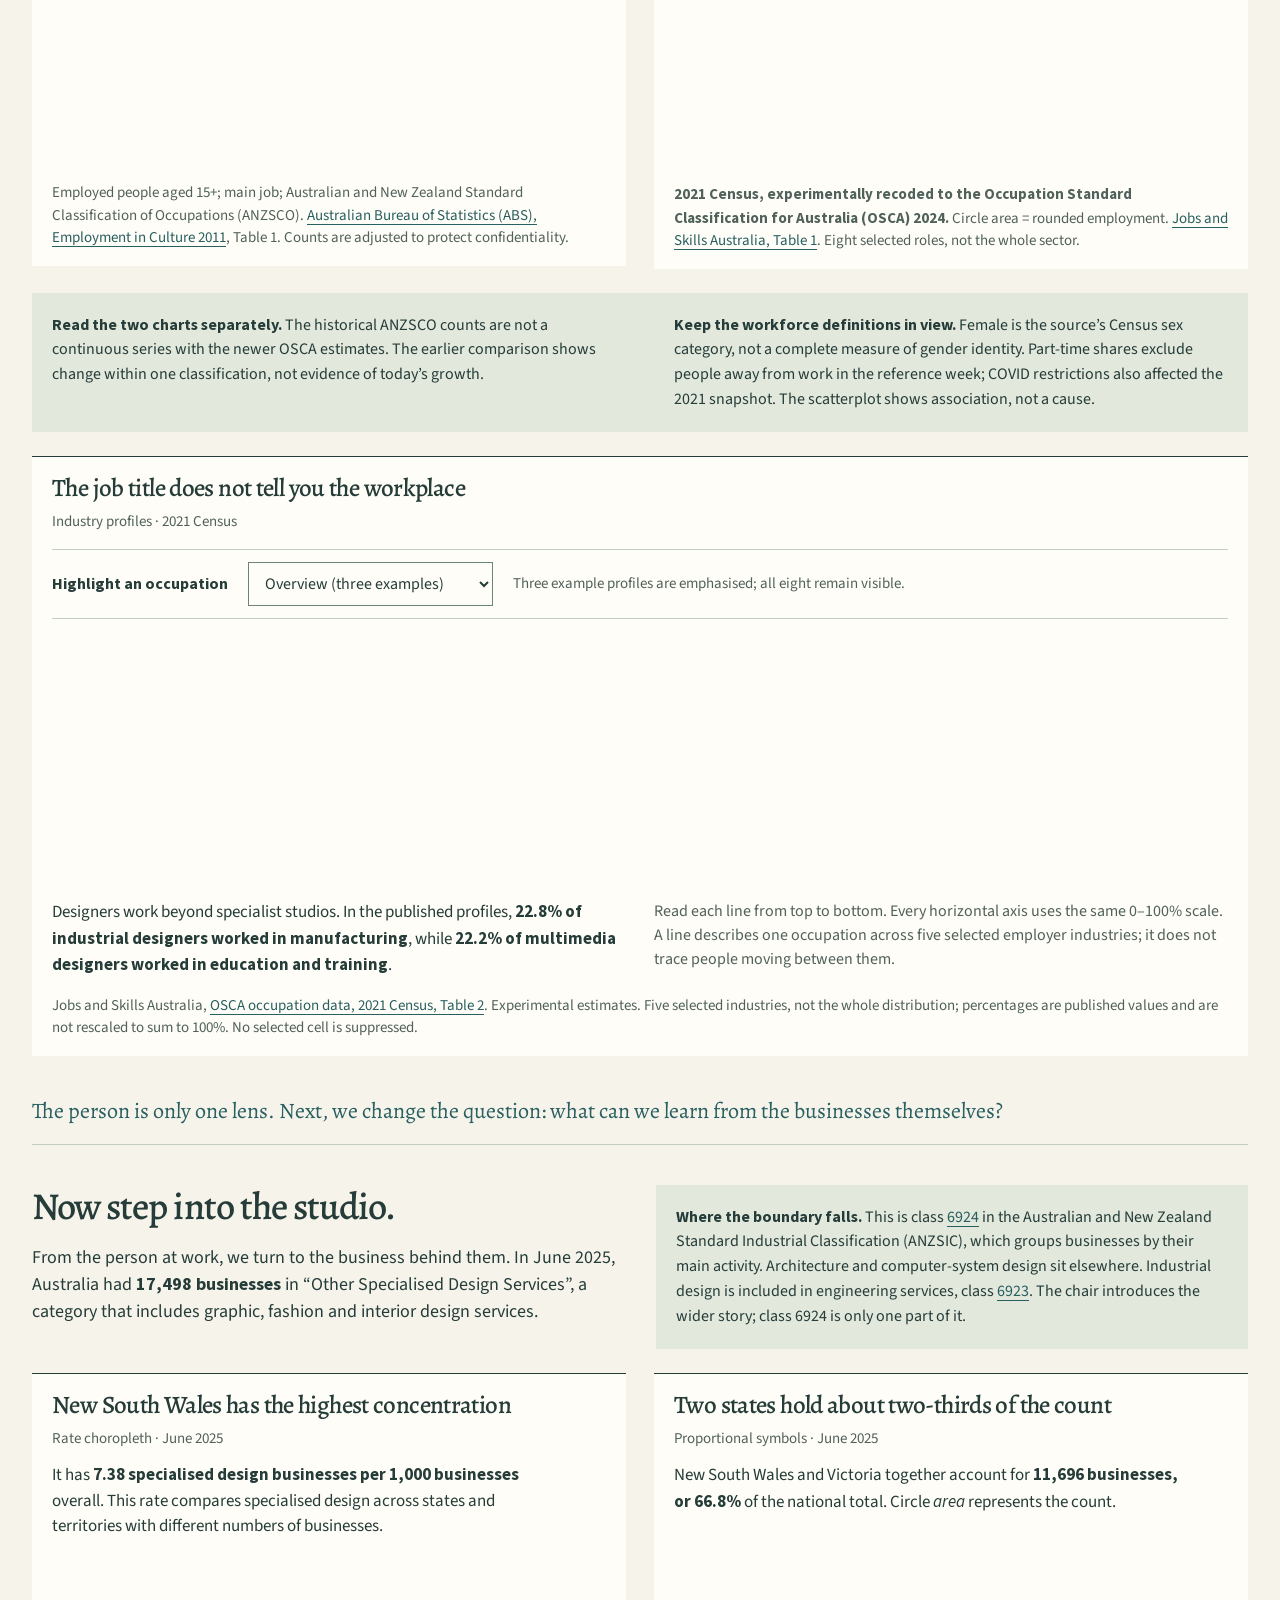
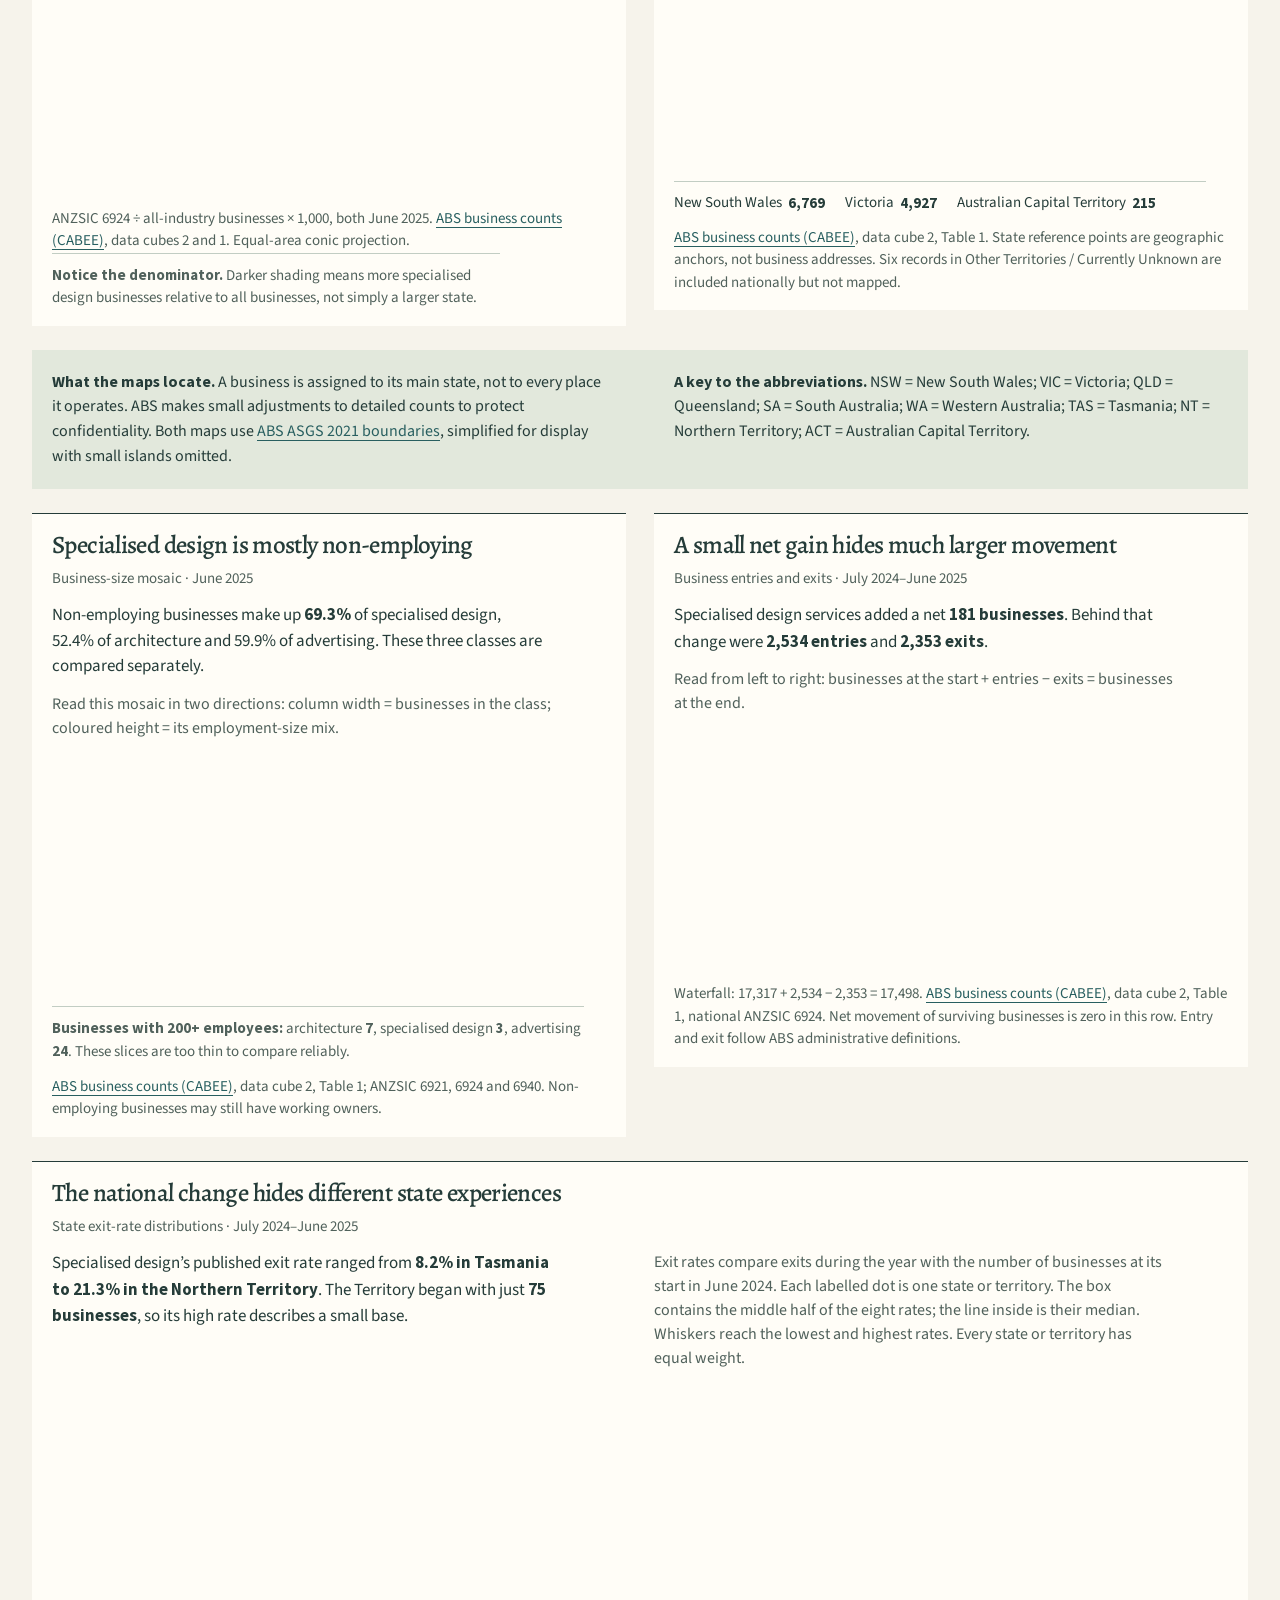
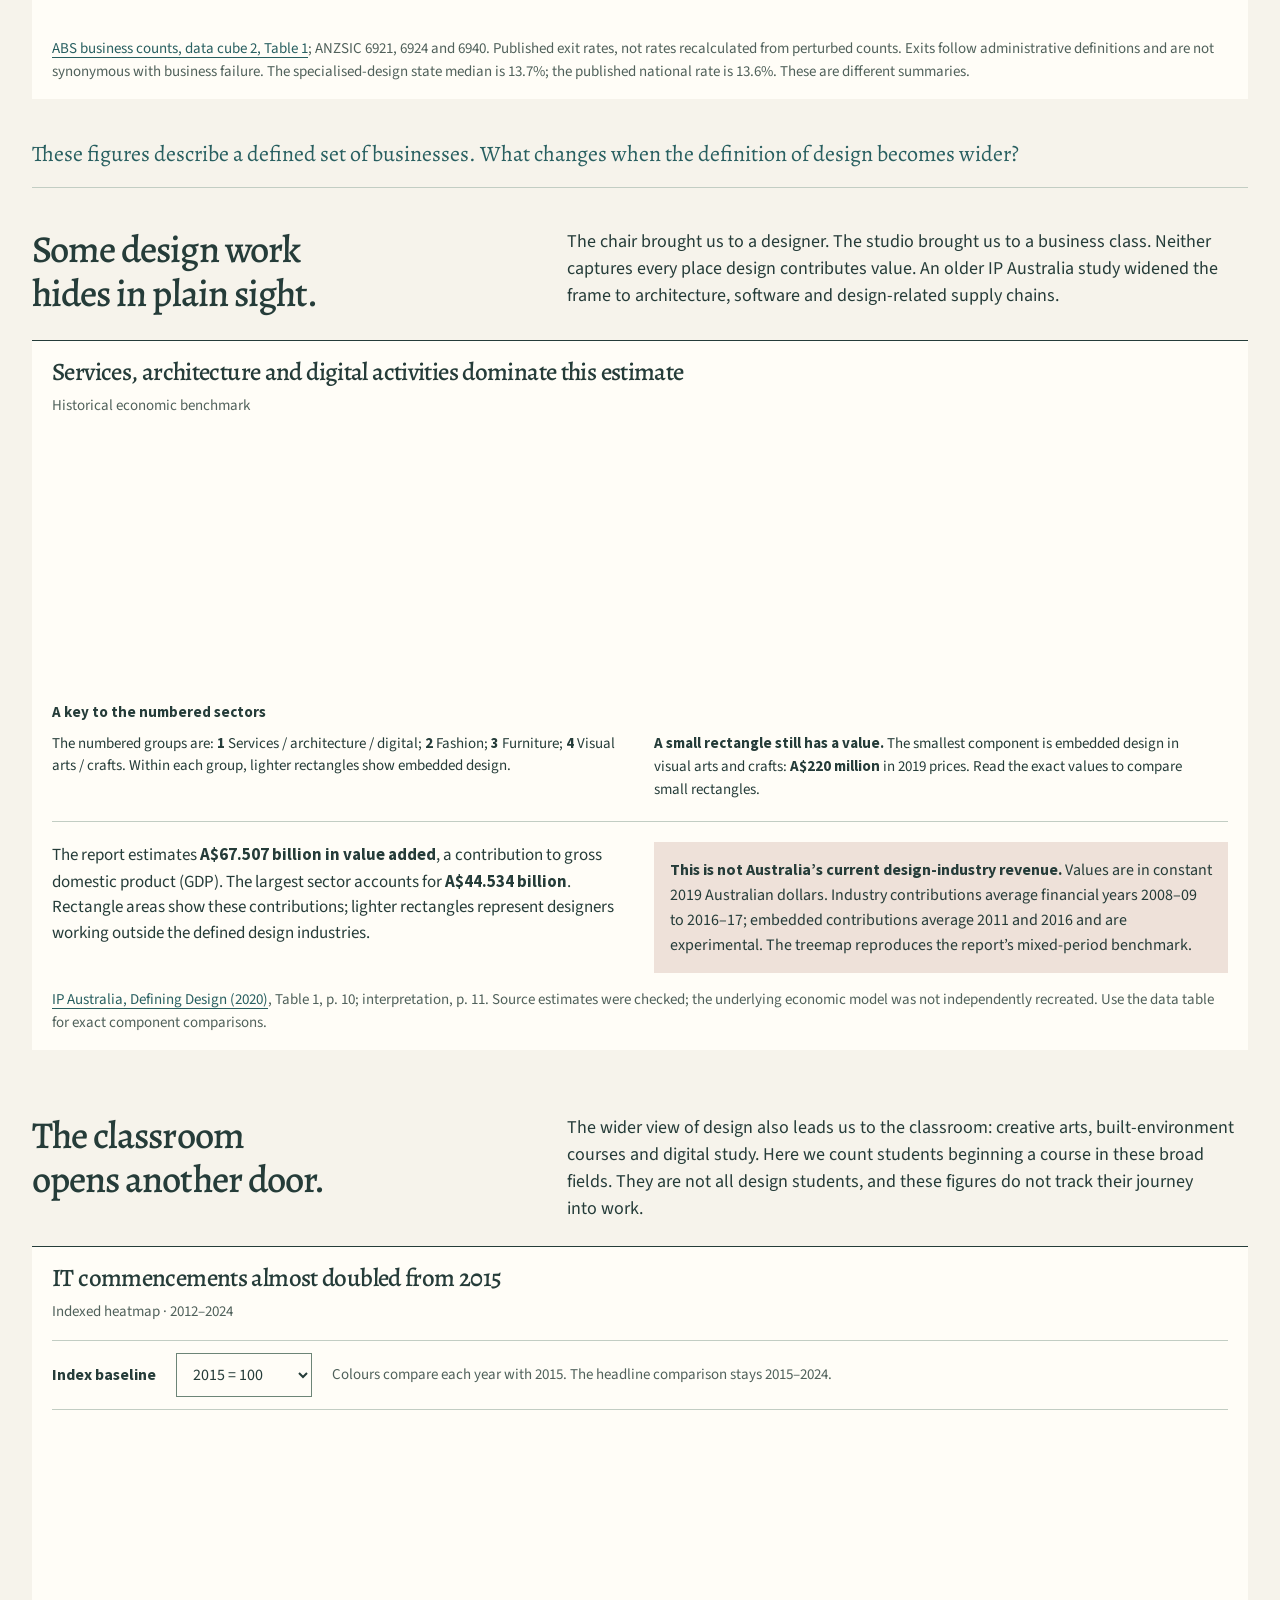
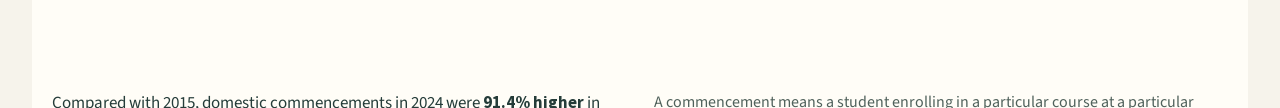
<file: audit-summary.html>
<!doctype html>
<html lang="en"><head><meta charset="utf-8"><meta name="viewport" content="width=device-width,initial-scale=1"><meta http-equiv="refresh" content="0; url=./#data-notes"><title>Data notes: Behind everyday design</title><link rel="canonical" href="https://rkaban-personal.github.io/FIT3179-Australias-Design-Industries/#data-notes"><link rel="icon" href="assets/design-mark.svg" type="image/svg+xml"><link rel="stylesheet" href="styles.css?v=20261027-notes-1"></head><body><main class="methods data-guide"><h1>About the data</h1><p>The data notes now sit alongside the story. <a href="./#data-notes">Read the coverage, sources and limitations in the field guide</a>.</p></main></body></html>
</file>
<file: styles.css>
@font-face{font-family:Alegreya;src:url('assets/Alegreya-variable.ttf') format('truetype');font-weight:400 900;font-display:swap}
@font-face{font-family:'Source Sans 3';src:url('assets/SourceSans3-Regular.ttf') format('truetype');font-weight:400;font-display:swap}
@font-face{font-family:'Source Sans 3';src:url('assets/SourceSans3-Bold.woff2') format('woff2');font-style:normal;font-weight:700;font-display:swap}
@font-face{font-family:'Source Sans 3';src:url('assets/SourceSans3-Italic.woff2') format('woff2');font-style:italic;font-weight:400;font-display:swap}
:root{--ink:#253c39;--muted:#50615b;--accent:#285f60;--ochre:#956125;--plum:#775264;--paper:#f6f3eb;--plate:#fffdf7;--sage:#e2e8dc;--rose:#eee1d9;--line:#c2cdc3;--heading:Alegreya,Georgia,serif;--body:'Source Sans 3',sans-serif}
*{box-sizing:border-box}html{scroll-behavior:auto;scroll-padding-top:24px;scrollbar-color:#7a8d81 var(--paper)}body{margin:0;background:var(--paper);color:var(--ink);font:22px/1.55 var(--body);caret-color:var(--accent);font-synthesis:none}::selection{color:#fffdf7;background:var(--accent)}a{color:var(--accent);text-underline-offset:4px}a:hover{text-decoration-thickness:2px}a:focus-visible,summary:focus-visible,select:focus-visible,[tabindex]:focus-visible{outline:3px solid var(--ochre);outline-offset:5px}.skip{position:absolute;left:1rem;top:-100px;background:var(--plate);padding:12px;z-index:20}.skip:focus{top:1rem}.masthead,main,footer{max-width:1440px;margin:auto}.masthead{display:flex;align-items:center;justify-content:space-between;gap:24px;margin-inline:auto;padding:22px 40px;border-bottom:1px solid var(--line);font-size:17px}.brand{font:600 23px var(--heading);color:var(--ink);text-decoration:none}.masthead>span{color:var(--muted)}
h1,h2,h3{font-family:var(--heading);font-weight:500;line-height:1.12;letter-spacing:-.025em;margin:0 0 22px;text-wrap:balance}h1{font-size:clamp(64px,6.6vw,96px);line-height:1.04;font-weight:550}h1 em{color:var(--accent);font-style:normal}h2{font-size:clamp(38px,4vw,58px)}h3{font-size:33px;line-height:1.2}.hero{display:grid;grid-template-columns:.9fr 1.1fr;gap:56px;align-items:center;padding:64px 40px 56px}.hero-copy>p{max-width:40ch}.subtitle{font-size:20px;margin:24px 0;color:var(--muted)}.dek{font-size:27px;line-height:1.4;margin:24px 0}.hero-copy>p:not(.dek):not(.subtitle){font-size:21px}.hero-art{margin:0}.hero-art img{display:block;width:100%;height:640px;object-fit:cover;object-position:51% center}.hero-art figcaption{font-size:17px;max-width:52ch;margin-top:10px}.jump{display:inline-block;font-weight:bold;text-decoration:none;border-bottom:1px solid var(--accent);padding:12px 0;margin-top:6px;font-size:20px}.jump span{margin-left:12px}.chapters{display:flex;flex-wrap:wrap;gap:12px 28px;align-items:center;border-block:1px solid var(--line);padding:20px 40px;font-size:19px}.chapters>span{font-family:var(--heading);color:var(--muted);margin-right:auto}.chapters a{color:var(--ink);text-decoration:none;padding:3px 0}.chapters a:hover{text-decoration:underline}.intro{padding:52px 40px;background:var(--sage);margin-top:48px}.intro-lead{display:grid;grid-template-columns:1fr 1.35fr;gap:64px;align-items:center}.intro-lead p{max-width:55ch;margin:0}.intro h2{margin:0}.definitions{display:grid;grid-template-columns:repeat(3,1fr);gap:44px;margin:40px 0 28px}.definitions>div{border-top:1px solid #a7b8a8;padding-top:20px}.definitions dt{font:500 29px/1.3 var(--heading)}.definitions dt span{display:block;font:18px var(--body);color:var(--muted);margin-top:10px}.definitions dd{margin:14px 0 0;font-size:21px}.definition-rule{font-size:19px;margin:0;border-top:1px solid #a7b8a8;padding-top:20px}.chapter{padding:88px 40px 0}.chapter-head{max-width:1000px;margin:0 0 44px}.chapter-head h2{max-width:22ch}.chapter-head p{max-width:62ch;font-size:24px;margin-bottom:0}.two{display:grid;grid-template-columns:minmax(0,1fr) minmax(0,1fr);gap:36px;align-items:start}.chart-pair{margin-bottom:32px;row-gap:32px}.chart-pair>.chart-card{margin-bottom:0}.chart-card{min-width:0;background:var(--plate);padding:28px 24px 22px;border-top:1px solid var(--ink);margin-bottom:32px}.chart-card>p{font-size:21px;margin-top:0;max-width:64ch}.chart-card h3{margin-bottom:14px;max-width:38ch}.chart-card .figure-meta{font-size:17px;color:var(--muted);margin-bottom:20px}.wide{padding:32px 24px;}.how{font-size:19px!important;color:var(--muted);max-width:72ch}.chart-card>figure{margin:24px 0 0}.chart{width:100%;min-height:240px}.chart svg{display:block;max-width:100%;height:auto}.vega-embed{width:100%;padding:0!important}.vega-embed summary{display:none}figcaption{font-size:18px;line-height:1.55;color:var(--muted);margin-top:18px;max-width:62ch}figcaption a{color:var(--accent)}.quiet{color:var(--muted);font-size:18px}.note{padding:24px 28px;margin:0 0 36px;background:var(--sage);font-size:20px;line-height:1.55;max-width:80ch}.note-pair{display:grid;grid-template-columns:minmax(0,1fr) minmax(0,1fr);column-gap:84px;row-gap:20px;max-width:none;padding-inline:24px}.note-pair p{margin:0;max-width:72ch}.emphasis{background:var(--rose)}.margin-note{font-size:19px!important;border-top:1px solid var(--line);padding-top:16px;color:var(--muted);margin-bottom:0}.bridge{font:400 27px/1.45 var(--heading);max-width:55ch;margin:8px 0 0;padding:24px 0;border-bottom:1px solid var(--line);color:var(--accent)}.chart-tools{border-top:1px solid var(--line);margin-top:20px;padding-top:10px;font-size:18px}.chart-tools>p{display:flex;gap:18px;flex-wrap:wrap;margin:10px 0 0}.chart-tools summary,.economy-key summary{cursor:pointer;color:var(--accent);font-weight:bold;padding:8px 0;min-height:44px}.table-scroll{max-width:100%;overflow:auto;margin-top:14px;max-height:440px;border:1px solid var(--line)}table{border-collapse:collapse;width:100%;font-size:17px;font-variant-numeric:tabular-nums}th,td{text-align:left;padding:10px 12px;vertical-align:top;border-bottom:1px solid var(--line)}th{background:var(--sage);position:sticky;top:0;z-index:1}td{min-width:65px}caption{text-align:left;padding:12px}.control{display:flex;gap:12px;align-items:center;flex-wrap:wrap;font-size:19px;margin:24px 0;padding:16px 0;border-block:1px solid var(--line)}.control label{font-weight:bold}select{font:inherit;max-width:100%;min-height:48px;padding:10px 32px 10px 12px;border:1px solid #6d8577;border-radius:0;background:var(--plate);color:var(--ink)}.control span{color:var(--muted);font-size:18px;flex:1;min-width:220px}.origin-list{display:grid;grid-template-columns:repeat(5,1fr);gap:20px;border-top:1px solid var(--line);margin-top:22px}.origin-list p{display:flex;flex-direction:column;font-size:18px;margin:18px 0 0}.origin-list b{font-family:var(--heading);font-weight:500;font-size:32px}.economy-key{font-size:18px;margin-top:16px;max-width:76ch}.economy-key p{margin:8px 0}.closing{background:var(--ink);color:var(--plate);padding:56px;margin-top:56px}.closing h2{max-width:25ch}.closing p{max-width:64ch;font-size:24px}.closing p:last-child{margin-bottom:0}.methods{padding:72px 40px;font-size:20px}.methods>p{max-width:64ch}.methods h3{font-size:28px;margin-top:22px}.methods h2{font-size:42px}.methods .two p{max-width:62ch}.source-register{margin-top:32px;border-block:1px solid var(--line);padding:18px 0;max-width:68ch}.source-register summary{cursor:pointer;font-weight:bold;min-height:44px}.source-register li{margin:14px 0}.source-register ol{padding-left:26px}footer{border-top:1px solid var(--line);display:flex;justify-content:space-between;align-items:center;gap:20px;padding:26px 40px;font-size:17px}footer>span{font-family:var(--heading);font-size:21px}footer p{margin:0}.chart-error{padding:20px;background:var(--rose);border:1px solid var(--ochre);font-size:19px}#vega-tooltip-element{font-family:var(--body);font-size:18px!important;max-width:min(380px,90vw);color:var(--ink)}
@media(max-width:1199px){.two,.note-pair{grid-template-columns:1fr}.note-pair{padding-inline:26px}.masthead>span{display:none}.hero{gap:32px}.hero-art img{height:580px}.chapter{padding-top:64px}.chart-card{padding:26px}.origin-list{grid-template-columns:repeat(3,1fr)}}
@media(max-width:900px){.hero{grid-template-columns:1fr;padding-top:40px;gap:30px}.hero h1{font-size:clamp(64px,9vw,84px)}.hero h1 br{display:none}.hero h1 br:after{content:' '}.hero-copy>p{max-width:60ch}.hero-art img{height:auto;aspect-ratio:3/2}.intro-lead{grid-template-columns:1fr;gap:24px}.intro-lead br{display:none}.intro h2{max-width:20ch}.definitions{gap:24px}.chapter-head p{font-size:23px}}
@media(max-width:650px){.definitions{grid-template-columns:1fr;gap:20px}.definitions dt span{display:inline;margin-left:12px}.definitions dd{margin-top:8px}.chapters>span{flex-basis:100%}.chapter-head{margin-bottom:28px}.chart-card{padding:22px 18px}.note-pair{padding-inline:18px}.chart-card h3{font-size:30px}.closing{padding:32px}.origin-list{grid-template-columns:repeat(2,1fr)}.control{display:block}.control select{margin:10px 0}.control span{display:block}.methods{font-size:20px}footer{align-items:start;flex-direction:column;gap:10px}}
@media(max-width:520px){body{font-size:20px}.masthead,.hero,.chapters,.intro,.chapter,.methods,footer{padding-left:20px;padding-right:20px}.masthead{font-size:16px;gap:20px}.brand{font-size:21px;max-width:145px}.masthead>a:last-child{max-width:100px;text-align:right}.hero h1{font-size:66px}.hero h1 br{display:initial}.hero .subtitle{font-size:19px}.dek{font-size:24px}.hero-art figcaption{font-size:17px}.hero{padding-bottom:32px}.intro{margin-top:32px;padding-block:32px}.chapter{padding-top:54px}.chart-card{padding:22px 12px}.chart-card>p{font-size:20px}.chart-card h3{font-size:28px}.note{padding:20px;font-size:19px}.note-pair{padding-inline:12px}.bridge{font-size:25px}.closing{padding:28px 24px}.closing p{font-size:22px}.methods h2{font-size:36px}.origin-list b{font-size:30px}}
@media(prefers-reduced-motion:reduce){html{scroll-behavior:auto}}
@media print{.chapters,.control,.chart-tools,.skip,.jump{display:none}.two{display:block}.chart-card{break-inside:avoid;margin-bottom:25px}.chapter{padding-top:20px}.hero{padding-top:20px}.hero-art img{height:300px}h1{font-size:70px}body{background:white}.closing{background:var(--sage);color:var(--ink)}}

.economy-key{padding:18px 0;border-bottom:1px solid var(--line)}

/* Exact values stay readable when geographic symbols or area cells are small. */
.chart-reading-note{margin-top:18px;padding-top:16px;border-top:1px solid var(--line);font-size:18px;color:var(--muted);max-width:76ch}
.chart-reading-note p{margin:0 0 10px}
.map-counts{margin:0;font-variant-numeric:tabular-nums;color:var(--ink)}
.map-counts>div{display:grid;grid-template-columns:minmax(0,1fr) auto;gap:16px;padding:6px 0;border-bottom:1px solid var(--line)}
.map-counts dd{margin:0;font-weight:bold}
.data-link{display:block;max-width:100%;min-height:44px;padding:10px 0;border:0;background:transparent;color:var(--accent);font:inherit;text-align:left;text-decoration:underline;text-underline-offset:4px;cursor:pointer}
.data-link:hover{text-decoration-thickness:2px}
.data-link:focus-visible{outline:3px solid var(--ochre);outline-offset:5px}
@media print{.data-link{display:none}.chart-pair>.chart-card{margin-bottom:25px}}

/* Supporting notes retain readable type without competing with the story. */
.methods .credits-heading{margin-top:48px}
.methods .ai-credit{font-size:17px;line-height:1.6;color:var(--muted);max-width:78ch}
.data-guide{max-width:1000px}
.data-guide h1{font-size:clamp(42px,6vw,72px)}
.data-guide h2{margin-top:44px}
.data-guide h3{margin-top:32px;margin-bottom:12px}

/* Natural paragraph wrapping keeps short final words with their context. */
p,figcaption,dd,li{text-wrap:pretty}
.mosaic-label-key{display:none}
@media(max-width:400px){.mosaic-label-key{display:block}}

/* The colophon collects supporting material without leaving the story. */
.brand{display:flex;align-items:center;gap:12px}
.brand-mark{display:block;flex:none;width:40px;height:40px}
.notes-heading{display:grid;grid-template-columns:minmax(0,.85fr) minmax(0,1.35fr);gap:64px;align-items:start;margin-bottom:36px}
.notes-heading h2,.notes-heading p{margin:0}
.notes-heading p{max-width:46ch;color:var(--muted)}
.notes-layout{display:grid;grid-template-columns:minmax(0,.85fr) minmax(0,1.35fr);gap:64px;align-items:start}
.colophon{border-top:1px solid var(--line);padding-top:24px;min-width:0}
.methods .colophon h3{margin:0 0 16px;font-size:30px}
.colophon p{max-width:44ch;margin:0 0 24px}
.byline{line-height:1.65}
.publication-dates{font-size:18px;margin:28px 0}
.publication-dates>div{display:flex;flex-wrap:wrap;justify-content:space-between;gap:4px 18px;padding:9px 0;border-bottom:1px solid var(--line)}
.publication-dates dt{color:var(--muted)}
.publication-dates dd{margin:0;font-variant-numeric:tabular-nums}
.field-note-folds{min-width:0;border-top:1px solid var(--line)}
.field-note{border-bottom:1px solid var(--line);scroll-margin-top:24px}
.field-note>summary{cursor:pointer;min-height:64px;padding:20px 0;font:500 28px/1.25 var(--heading);color:var(--ink)}
.field-note>summary:hover{color:var(--accent)}
.field-note>summary::marker{font-size:.6em;color:var(--accent)}
.detail-body{padding:0 0 24px;font-size:19px;line-height:1.6;overflow-wrap:anywhere}
.detail-body>p{margin:0 0 20px;max-width:68ch}
.detail-body>p:last-child{margin-bottom:0}
.methods .detail-body h3{font:700 20px/1.4 var(--body);margin:28px 0 8px}
.detail-body ol,.detail-body ul{padding-left:24px;margin:0 0 22px}
.detail-body li{margin-bottom:16px}
.sketch-toolbar{display:flex;align-items:center;flex-wrap:wrap;gap:16px 24px;margin:24px 0 12px;font-size:18px}
.sketch-toolbar button{min-height:48px;padding:10px 16px;border:1px solid var(--accent);border-radius:0;background:var(--sage);color:var(--ink);font:700 18px/1.4 var(--body);cursor:pointer}
.sketch-toolbar button:hover{background:var(--ink);color:var(--plate)}
.sketch-toolbar button:focus-visible{outline:3px solid var(--ochre);outline-offset:5px}
.sketch-toolbar a{padding:10px 0}
.sketch-figure{margin:20px 0 24px}
.sketch-viewport{max-width:100%;border:1px solid var(--line);background:var(--plate)}
.sketch-viewport img{display:block;width:100%;height:auto}
.sketch-viewport.is-enlarged{overflow:auto;max-height:75vh;overscroll-behavior:contain}
.sketch-viewport.is-enlarged img{width:1500px;max-width:none}
.sketch-description>summary{color:var(--accent);font-weight:700;cursor:pointer;min-height:44px;padding:8px 0}
.sketch-description ul{margin-top:16px}
@media(max-width:900px){.notes-heading,.notes-layout{grid-template-columns:1fr;gap:28px}.notes-heading{margin-bottom:32px}.colophon p{max-width:60ch}.publication-dates{max-width:440px}.notes-layout{gap:36px}}
@media(max-width:520px){.brand{max-width:none;flex:1;gap:9px}.brand-mark{width:34px;height:34px}.brand span{max-width:145px}.masthead{gap:14px}.masthead>a:last-child{flex:none;max-width:86px}.field-note>summary{font-size:26px}.methods .colophon h3{font-size:28px}.detail-body{font-size:19px}}

/* A chart and its explanation form one reading unit. */
.chart-copy,.chart-visual{min-width:0}
.chart-copy>p{font-size:21px;margin-top:0;max-width:64ch}
.chart-visual>figure{margin:24px 0 0}
@media(max-width:520px){.chart-copy>p{font-size:20px}}
@media screen and (min-width:901px){
 body{font-size:17px;line-height:1.5}
 .masthead,main,footer{max-width:1280px}
 .masthead,.hero,.chapters,.intro,.chapter,.methods,footer{padding-left:32px;padding-right:32px}
 .masthead{padding-block:16px}
 .brand{font-size:21px}
 .brand-mark{width:36px;height:36px}
 h1{font-size:clamp(56px,5.5vw,76px)}
 h2{font-size:38px;line-height:1.15}
 h3{font-size:25px}
 .hero{padding-block:40px;gap:40px}
 .hero-art img{height:480px}
 .subtitle{font-size:18px;margin:16px 0}
 .dek{font-size:23px;margin:16px 0}
 .hero-copy>p:not(.dek):not(.subtitle){font-size:18px}
 .jump{font-size:17px;padding-block:10px}
 .chapters{font-size:17px;padding-block:14px}
 .intro{padding-block:32px;margin-top:32px}
 .definitions{margin-block:24px 20px;gap:32px}
 .definitions>div{padding-top:16px}
 .definitions dt{font-size:25px}
 .definitions dd{font-size:17px;margin-top:10px}
 .definition-rule{font-size:16px;padding-top:16px}
 .chapter{padding-top:40px}
 .chapter-head{max-width:none;margin-bottom:24px}
 .chapter-head>div{display:grid;grid-template-columns:minmax(0,.85fr) minmax(0,1.15fr);gap:32px;align-items:start}
 .chapter-head h2{max-width:none;margin:0}
 .chapter-head p{font-size:18px;margin:0;max-width:none}
 .chapter-opening{display:grid;grid-template-columns:minmax(0,1fr) minmax(0,1fr);gap:32px;align-items:start;margin-bottom:24px}
 .chapter-opening .chapter-head{margin:0}
 .chapter-opening .chapter-head>div{display:block}
 .chapter-opening h2{margin-bottom:16px}
 .chapter-opening>.note{font-size:16px;margin:0;padding:20px;max-width:none}
 .chart-pair{column-gap:28px;row-gap:24px;margin-bottom:24px}
 .chart-card,.wide{padding:16px 20px;margin-bottom:24px}
 .chart-pair>.chart-card{margin-bottom:0}
 .chart-card h3{font-size:25px;margin-bottom:8px;max-width:none}
 .chart-card>p,.chart-copy>p{font-size:17px;margin-bottom:12px}
 .chart-card .figure-meta{font-size:15px;margin-bottom:12px}
 .chart-card>figure,.chart-visual>figure{margin-top:16px}
 .how{font-size:16px!important}
 figcaption{font-size:15px;line-height:1.5;margin-top:12px;max-width:none}
 .chart-tools{display:grid;grid-template-columns:auto 1fr;gap:0 16px;align-items:start;font-size:15px;margin-top:12px;padding-top:4px}
 .chart-tools>details[open]{grid-column:1/-1}
 .chart-tools>p{justify-content:flex-end;align-items:center;gap:16px;margin:0;min-height:44px}
 .chart-tools>details[open]+p{grid-column:1/-1;justify-content:flex-start}
 .chart-tools summary{padding-block:10px}
 .chart-reading-note{font-size:15px;margin-top:10px;padding-top:10px}
 .chart-reading-note p{margin-bottom:6px}
 .chart-reading-note .data-link{display:none}
 .map-counts{display:flex;flex-wrap:wrap;gap:4px 20px}
 .map-counts>div{display:flex;gap:6px;padding:0;border:0;font-size:15px}
 .map-counts dt,.map-counts dd{white-space:nowrap}
 .control{font-size:16px;margin-block:16px;padding-block:12px}
 .control span{font-size:15px;min-width:0}
 select{min-height:44px;padding-block:8px}
 .note{font-size:16px;padding:20px;margin-bottom:24px}
 .note-pair{column-gap:68px;padding-inline:20px}
 .chart-card>.margin-note{font-size:15px!important;padding-top:10px;margin:0}
 .bridge{font-size:22px;padding-block:16px;max-width:none;margin:0}
 .origin-list{grid-template-columns:repeat(5,minmax(0,1fr));gap:12px;margin-top:12px}
 .origin-list p{font-size:15px;margin-top:10px}
 .origin-list b{font-size:25px}
 .economy-key{font-size:15px;margin-top:12px;padding-block:12px}
 .economy-key .data-link{display:none}
 .closing{padding:36px;margin-top:32px}
 .closing p{font-size:19px}
 .methods{padding-block:44px;font-size:17px}
 .methods h2{font-size:34px}
 .methods .colophon h3{font-size:26px}
 .notes-heading{margin-bottom:24px}
 .field-note>summary{font-size:24px;min-height:56px;padding-block:16px}
 .detail-body{font-size:17px}
 footer{font-size:15px;padding-block:20px}
 footer>span{font-size:19px}
 .box-copy{display:grid;grid-template-columns:1fr 1fr;gap:0 28px}
 .box-copy h3,.box-copy .figure-meta{grid-column:1/-1}
 .box-copy>p:not(.figure-meta){margin-bottom:0}
}
/* Wide figures read from title to graphic, then into their explanation. */
.chart-flow>.chart-heading h3{max-width:none}
.chart-flow>.chart-heading .figure-meta{margin-top:0}
.chart-flow>.control{margin:16px 0}
.chart-flow>figure{margin:20px 0 0}
.chart-explanation{margin:20px 0 16px;display:grid;gap:16px}
.chart-explanation>p{font-size:21px;margin:0;max-width:75ch}
.chart-explanation>.note{margin:0;max-width:none}
.chart-flow .economy-key{max-width:none}
@media(max-width:520px){.chart-explanation>p{font-size:20px}}
@media screen and (min-width:901px){
 .chart-flow .chart{max-width:1000px;margin-inline:auto}
 .chart-flow>.chart-heading h3{margin-bottom:8px}
 .chart-flow>.chart-heading .figure-meta{margin-bottom:0}
 .chart-flow>.control{gap:12px 20px;padding-block:12px}
 .chart-flow>.control span{min-width:200px}
 .chart-flow>.control select{max-width:320px}
 .chart-explanation{grid-template-columns:repeat(2,minmax(0,1fr));gap:28px}
 .chart-explanation>p{font-size:17px}
 .chart-explanation>p:only-child{grid-column:1/-1}
 .chart-explanation>.note{font-size:16px;padding:16px}
 .chart-flow .economy-key{display:grid;grid-template-columns:repeat(2,minmax(0,1fr));column-gap:28px}
 .chart-flow .economy-key>strong{grid-column:1/-1}
}
</file>
